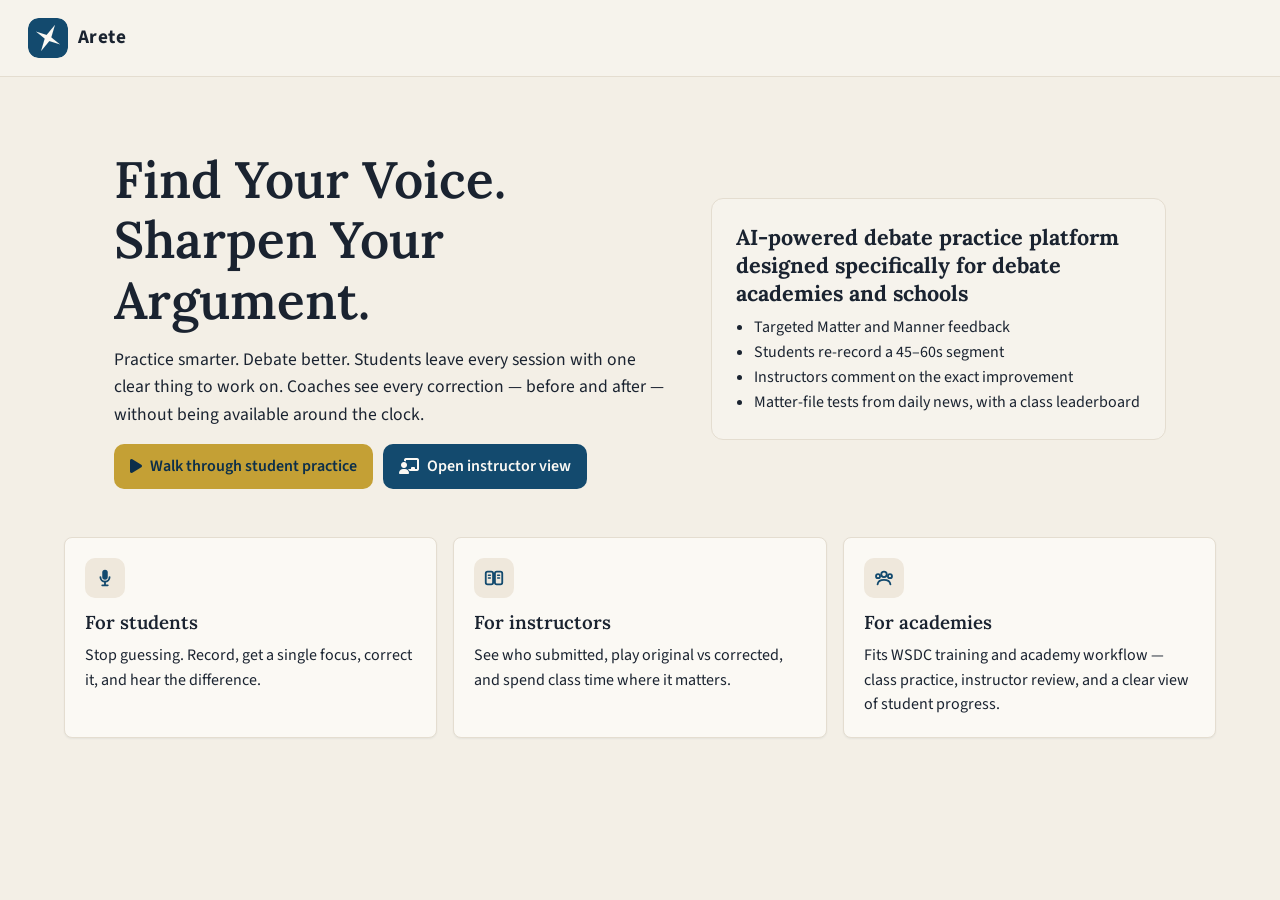
<file: Arete MVP/index.html>
<!DOCTYPE html>
<html lang="en">
  <head>
    <meta charset="UTF-8" />
    <meta name="viewport" content="width=device-width, initial-scale=1" />
    <title>Arete — Find Your Voice. Sharpen Your Argument.</title>
    <link rel="preconnect" href="https://fonts.googleapis.com" />
    <link rel="preconnect" href="https://fonts.gstatic.com" crossorigin />
    <link href="https://fonts.googleapis.com/css2?family=IBM+Plex+Mono:wght@500;600&family=Lora:ital,wght@0,500;0,600;0,700;1,400&family=Source+Sans+3:ital,wght@0,400;0,500;0,600;0,700;1,400&display=swap" rel="stylesheet" />
    <link rel="stylesheet" href="https://cdnjs.cloudflare.com/ajax/libs/font-awesome/6.5.2/css/all.min.css" />
    <link rel="stylesheet" href="css/styles.css" />
  </head>
  <body class="landing">
    <header class="landing-nav">
      <a class="brand" href="index.html"><img src="assets/logo.svg?v=aegean" alt="Arete logo" /> Arete</a>
    </header>

    <section class="hero">
      <div>
        <h1>Find Your Voice.<br />Sharpen Your Argument.</h1>
        <p style="margin-top: 16px; font-size: 1.1rem">
          Practice smarter. Debate better. Students leave every session with one clear thing to work on. Coaches see every correction — before and after — without being available around the clock.
        </p>
        <div class="actions-row">
          <a class="btn btn-accent" href="student/dashboard.html"><i class="fa-solid fa-play"></i> Walk through student practice</a>
          <a class="btn btn-primary" href="instructor/dashboard.html"><i class="fa-solid fa-chalkboard-user"></i> Open instructor view</a>
        </div>
      </div>
      <aside class="hero-panel">
        <h2 class="hero-panel-lead">AI-powered debate practice platform designed specifically for debate academies and schools</h2>
        <ul>
          <li>Targeted Matter and Manner feedback</li>
          <li>Students re-record a 45–60s segment</li>
          <li>Instructors comment on the exact improvement</li>
          <li>Matter-file tests from daily news, with a class leaderboard</li>
        </ul>
      </aside>
    </section>

    <section class="page-wrap" style="padding: 0 24px 64px">
      <div class="grid-3">
        <article class="card">
          <div class="card-mark-tile">
            <svg class="card-mark" viewBox="0 0 24 24" aria-hidden="true">
              <rect x="9" y="3" width="6" height="11" rx="3" fill="currentColor"/>
              <path d="M7 11a5 5 0 0 0 10 0" fill="none" stroke="currentColor" stroke-width="2" stroke-linecap="round"/>
              <path d="M12 16v4M9 20h6" fill="none" stroke="currentColor" stroke-width="2" stroke-linecap="round"/>
            </svg>
          </div>
          <h3 style="margin: 10px 0 6px">For students</h3>
          <p>Stop guessing. Record, get a single focus, correct it, and hear the difference.</p>
        </article>
        <article class="card">
          <div class="card-mark-tile" style="color: var(--orange-600)">
            <svg class="card-mark" viewBox="0 0 24 24" aria-hidden="true">
              <rect x="3" y="5" width="8" height="14" rx="2" fill="none" stroke="currentColor" stroke-width="2"/>
              <rect x="13" y="5" width="8" height="14" rx="2" fill="none" stroke="currentColor" stroke-width="2"/>
              <path d="M6 9h2M6 12h2M16 9h2M16 12h2" stroke="currentColor" stroke-width="1.8" stroke-linecap="round"/>
            </svg>
          </div>
          <h3 style="margin: 10px 0 6px">For instructors</h3>
          <p>See who submitted, play original vs corrected, and spend class time where it matters.</p>
        </article>
        <article class="card">
          <div class="card-mark-tile" style="color: var(--purple-500)">
            <svg class="card-mark" viewBox="0 0 24 24" aria-hidden="true">
              <circle cx="12" cy="8" r="3" fill="none" stroke="currentColor" stroke-width="2"/>
              <path d="M5 19c.4-3.2 3-5 7-5s6.6 1.8 7 5" fill="none" stroke="currentColor" stroke-width="2" stroke-linecap="round"/>
              <circle cx="5.5" cy="10" r="2.2" fill="none" stroke="currentColor" stroke-width="2"/>
              <circle cx="18.5" cy="10" r="2.2" fill="none" stroke="currentColor" stroke-width="2"/>
            </svg>
          </div>
          <h3 style="margin: 10px 0 6px">For academies</h3>
          <p>Fits WSDC training and academy workflow — class practice, instructor review, and a clear view of student progress.</p>
        </article>
      </div>
    </section>
  </body>
</html>
</file>
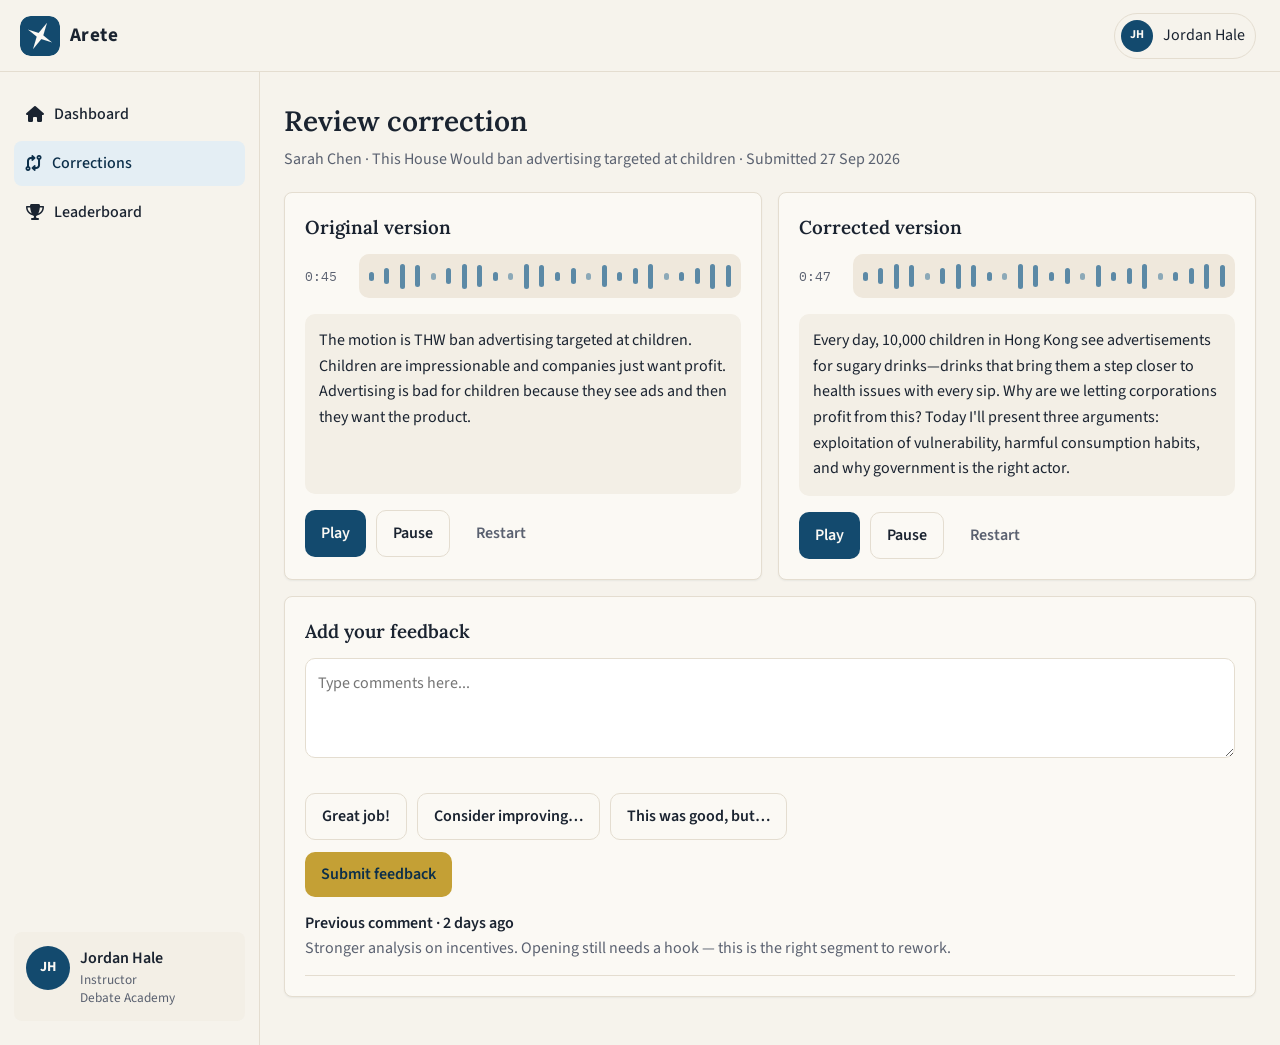
<file: Arete MVP/instructor/correction-review.html>
<!DOCTYPE html>
<html lang="en">
  <head>
    <meta charset="UTF-8" />
    <meta name="viewport" content="width=device-width, initial-scale=1" />
    <title>Review correction · Arete</title>
    <link rel="preconnect" href="https://fonts.googleapis.com" />
    <link rel="preconnect" href="https://fonts.gstatic.com" crossorigin />
    <link href="https://fonts.googleapis.com/css2?family=IBM+Plex+Mono:wght@500;600&family=Lora:ital,wght@0,500;0,600;0,700;1,400&family=Source+Sans+3:ital,wght@0,400;0,500;0,600;0,700;1,400&display=swap" rel="stylesheet" />
    <link rel="stylesheet" href="https://cdnjs.cloudflare.com/ajax/libs/font-awesome/6.5.2/css/all.min.css" />
    <link rel="stylesheet" href="../css/styles.css" />
  </head>
  <body class="app-shell">
    <header class="topbar">
      <a class="brand" href="dashboard.html"><img src="../assets/logo.svg?v=aegean" alt="Arete logo" /> Arete</a>
      <div class="profile-chip"><span class="avatar">JH</span> Jordan Hale</div>
    </header>
    <div class="app-body">
      <aside class="sidebar">
        <ul class="nav-list">
          <li><a href="dashboard.html"><i class="fa-solid fa-house"></i> Dashboard</a></li>
          <li><a class="active" href="correction-review.html"><i class="fa-solid fa-code-compare"></i> Corrections</a></li>
          <li><a href="leaderboard.html"><i class="fa-solid fa-trophy"></i> Leaderboard</a></li>
        </ul>
        <div class="sidebar-user"><span class="avatar lg">JH</span><div><strong>Jordan Hale</strong><br /><small>Instructor</small><small>Debate Academy</small></div></div>
      </aside>
      <main class="content">
        <div class="page-wrap">
          <div class="page-header">
            <h1>Review correction</h1>
            <p>Sarah Chen · This House Would ban advertising targeted at children · Submitted 27 Sep 2026</p>
          </div>
          <div class="split" style="margin-top: 20px">
            <section class="card">
              <h3>Original version</h3>
              <div class="audio-player">
                <p class="mono muted">0:45</p>
                <div class="wave" aria-hidden="true"><span></span><span></span><span></span><span></span><span></span><span></span><span></span><span></span><span></span><span></span><span></span><span></span><span></span><span></span><span></span><span></span><span></span><span></span><span></span><span></span><span></span><span></span><span></span><span></span></div>
              </div>
              <div class="transcript">The motion is THW ban advertising targeted at children. Children are impressionable and companies just want profit. Advertising is bad for children because they see ads and then they want the product.</div>
              <div class="actions-row">
                <button class="btn btn-primary" type="button">Play</button>
                <button class="btn btn-outline" type="button">Pause</button>
                <button class="btn btn-ghost" type="button">Restart</button>
              </div>
            </section>
            <section class="card">
              <h3>Corrected version</h3>
              <div class="audio-player">
                <p class="mono muted">0:47</p>
                <div class="wave" aria-hidden="true"><span></span><span></span><span></span><span></span><span></span><span></span><span></span><span></span><span></span><span></span><span></span><span></span><span></span><span></span><span></span><span></span><span></span><span></span><span></span><span></span><span></span><span></span><span></span><span></span></div>
              </div>
              <div class="transcript">Every day, 10,000 children in Hong Kong see advertisements for sugary drinks—drinks that bring them a step closer to health issues with every sip. Why are we letting corporations profit from this? Today I'll present three arguments: exploitation of vulnerability, harmful consumption habits, and why government is the right actor.</div>
              <div class="actions-row">
                <button class="btn btn-primary" type="button">Play</button>
                <button class="btn btn-outline" type="button">Pause</button>
                <button class="btn btn-ghost" type="button">Restart</button>
              </div>
            </section>
          </div>
          <section class="card" style="margin-top: 16px">
            <h3>Add your feedback</h3>
            <textarea style="width: 100%; min-height: 100px; margin: 12px 0; padding: 12px; border-radius: 10px; border: 1px solid var(--line)" placeholder="Type comments here..."></textarea>
            <div class="actions-row">
              <button class="btn btn-outline" type="button">Great job!</button>
              <button class="btn btn-outline" type="button">Consider improving…</button>
              <button class="btn btn-outline" type="button">This was good, but…</button>
            </div>
            <button class="btn btn-accent" type="button" onclick="openModal('fb-modal')" style="margin-top: 12px">Submit feedback</button>
            <div class="feedback-item">
              <strong>Previous comment · 2 days ago</strong>
              <p class="muted">Stronger analysis on incentives. Opening still needs a hook — this is the right segment to rework.</p>
            </div>
          </section>
        </div>
      </main>
    </div>
    <div id="fb-modal" class="modal">
      <div class="modal-card">
        <h2>Feedback sent</h2>
        <p class="muted" style="margin: 12px 0">Sarah will see this on her dashboard. Demo only.</p>
        <a class="btn btn-primary" href="dashboard.html">Back to roster</a>
      </div>
    </div>
    <script src="../js/interactions.js"></script>
  </body>
</html>
</file>
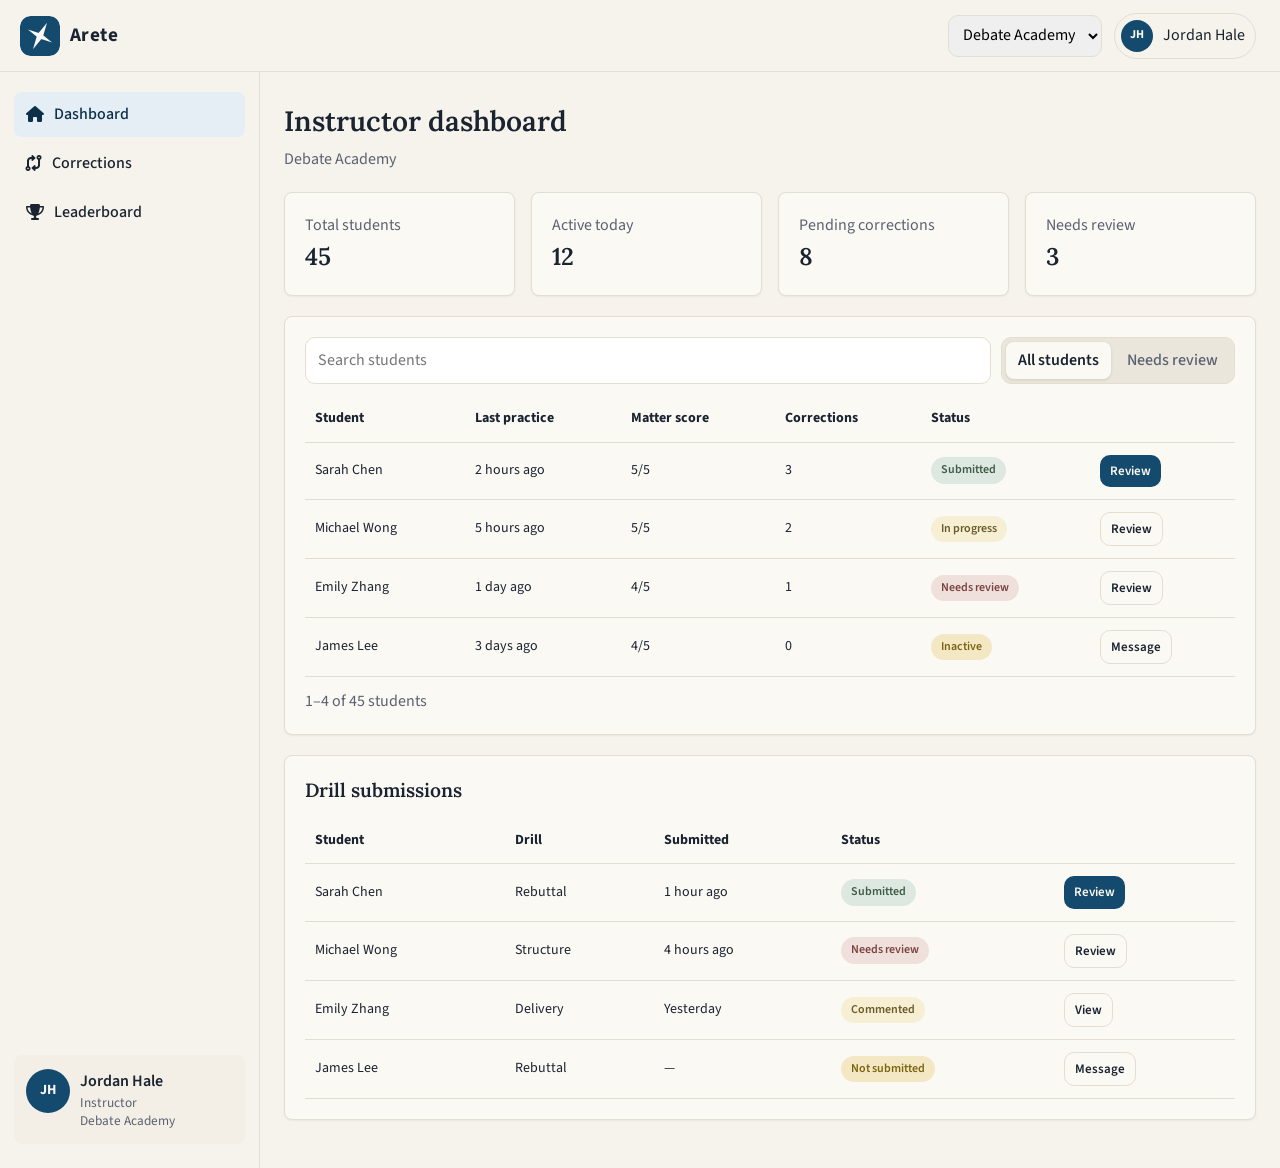
<file: Arete MVP/instructor/dashboard.html>
<!DOCTYPE html>
<html lang="en">
  <head>
    <meta charset="UTF-8" />
    <meta name="viewport" content="width=device-width, initial-scale=1" />
    <title>Instructor dashboard · Arete</title>
    <link rel="preconnect" href="https://fonts.googleapis.com" />
    <link rel="preconnect" href="https://fonts.gstatic.com" crossorigin />
    <link href="https://fonts.googleapis.com/css2?family=IBM+Plex+Mono:wght@500;600&family=Lora:ital,wght@0,500;0,600;0,700;1,400&family=Source+Sans+3:ital,wght@0,400;0,500;0,600;0,700;1,400&display=swap" rel="stylesheet" />
    <link rel="stylesheet" href="https://cdnjs.cloudflare.com/ajax/libs/font-awesome/6.5.2/css/all.min.css" />
    <link rel="stylesheet" href="../css/styles.css" />
  </head>
  <body class="app-shell">
    <header class="topbar">
      <a class="brand" href="dashboard.html"><img src="../assets/logo.svg?v=aegean" alt="Arete logo" /> Arete</a>
      <div class="topbar-actions">
        <select aria-label="Organization" style="padding: 8px 10px; border-radius: 10px; border: 1px solid var(--line)">
          <option>Debate Academy</option>
        </select>
        <div class="profile-chip"><span class="avatar">JH</span> Jordan Hale</div>
      </div>
    </header>
    <div class="app-body">
      <aside class="sidebar">
        <ul class="nav-list">
          <li><a class="active" href="dashboard.html"><i class="fa-solid fa-house"></i> Dashboard</a></li>
          <li><a href="correction-review.html"><i class="fa-solid fa-code-compare"></i> Corrections</a></li>
          <li><a href="leaderboard.html"><i class="fa-solid fa-trophy"></i> Leaderboard</a></li>
        </ul>
        <div class="sidebar-user"><span class="avatar lg">JH</span><div><strong>Jordan Hale</strong><br /><small>Instructor</small><small>Debate Academy</small></div></div>
      </aside>
      <main class="content">
        <div class="page-wrap">
          <div class="page-header">
            <h1>Instructor dashboard</h1>
            <p>Debate Academy</p>
          </div>
          <div class="stats-row">
            <article class="card"><p class="muted">Total students</p><h2>45</h2></article>
            <article class="card"><p class="muted">Active today</p><h2>12</h2></article>
            <article class="card"><p class="muted">Pending corrections</p><h2>8</h2></article>
            <article class="card"><p class="muted">Needs review</p><h2>3</h2></article>
          </div>
          <section class="card">
            <div style="display: flex; gap: 10px; flex-wrap: wrap; margin-bottom: 12px">
              <input type="search" placeholder="Search students" style="flex: 1; min-width: 200px; padding: 10px 12px; border: 1px solid var(--line); border-radius: 10px" />
              <div class="segmented">
                <button class="active" type="button">All students</button>
                <button type="button">Needs review</button>
              </div>
            </div>
            <table class="table">
              <thead>
                <tr>
                  <th>Student</th>
                  <th>Last practice</th>
                  <th>Matter score</th>
                  <th>Corrections</th>
                  <th>Status</th>
                  <th></th>
                </tr>
              </thead>
              <tbody>
                <tr>
                  <td>Sarah Chen</td>
                  <td>2 hours ago</td>
                  <td>5/5</td>
                  <td>3</td>
                  <td><span class="pill green">Submitted</span></td>
                  <td><a class="btn btn-primary" href="correction-review.html">Review</a></td>
                </tr>
                <tr>
                  <td>Michael Wong</td>
                  <td>5 hours ago</td>
                  <td>5/5</td>
                  <td>2</td>
                  <td><span class="pill yellow">In progress</span></td>
                  <td><a class="btn btn-outline" href="correction-review.html">Review</a></td>
                </tr>
                <tr>
                  <td>Emily Zhang</td>
                  <td>1 day ago</td>
                  <td>4/5</td>
                  <td>1</td>
                  <td><span class="pill red">Needs review</span></td>
                  <td><a class="btn btn-outline" href="correction-review.html">Review</a></td>
                </tr>
                <tr>
                  <td>James Lee</td>
                  <td>3 days ago</td>
                  <td>4/5</td>
                  <td>0</td>
                  <td><span class="pill orange">Inactive</span></td>
                  <td><button class="btn btn-outline" type="button">Message</button></td>
                </tr>
              </tbody>
            </table>
            <p class="muted" style="margin-top: 12px">1–4 of 45 students</p>
          </section>

          <section class="card" style="margin-top: 20px" aria-labelledby="drill-heading">
            <h2 id="drill-heading" style="font-size: 1.2rem">Drill submissions</h2>
            <table class="table" style="margin-top: 12px">
              <thead>
                <tr>
                  <th>Student</th>
                  <th>Drill</th>
                  <th>Submitted</th>
                  <th>Status</th>
                  <th></th>
                </tr>
              </thead>
              <tbody>
                <tr>
                  <td>Sarah Chen</td>
                  <td>Rebuttal</td>
                  <td>1 hour ago</td>
                  <td><span class="pill green">Submitted</span></td>
                  <td><a class="btn btn-primary" href="drill-review.html">Review</a></td>
                </tr>
                <tr>
                  <td>Michael Wong</td>
                  <td>Structure</td>
                  <td>4 hours ago</td>
                  <td><span class="pill red">Needs review</span></td>
                  <td><a class="btn btn-outline" href="drill-review.html">Review</a></td>
                </tr>
                <tr>
                  <td>Emily Zhang</td>
                  <td>Delivery</td>
                  <td>Yesterday</td>
                  <td><span class="pill yellow">Commented</span></td>
                  <td><a class="btn btn-outline" href="drill-review.html">View</a></td>
                </tr>
                <tr>
                  <td>James Lee</td>
                  <td>Rebuttal</td>
                  <td>—</td>
                  <td><span class="pill orange">Not submitted</span></td>
                  <td><button class="btn btn-outline" type="button">Message</button></td>
                </tr>
              </tbody>
            </table>
          </section>
        </div>
      </main>
    </div>
  </body>
</html>
</file>
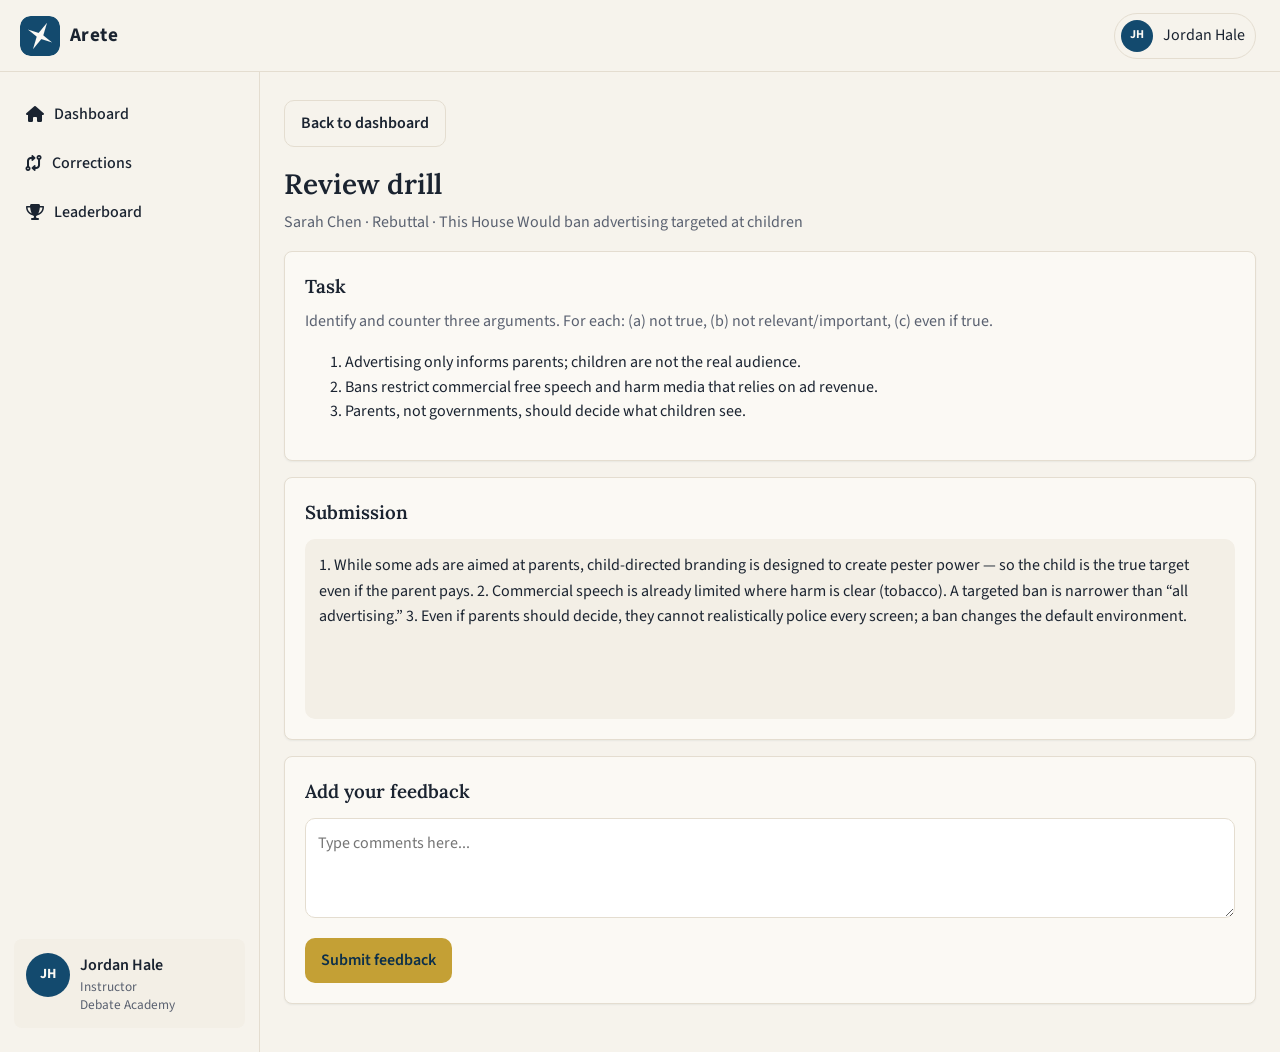
<file: Arete MVP/instructor/drill-review.html>
<!DOCTYPE html>
<html lang="en">
  <head>
    <meta charset="UTF-8" />
    <meta name="viewport" content="width=device-width, initial-scale=1" />
    <title>Review drill · Arete</title>
    <link rel="preconnect" href="https://fonts.googleapis.com" />
    <link rel="preconnect" href="https://fonts.gstatic.com" crossorigin />
    <link href="https://fonts.googleapis.com/css2?family=IBM+Plex+Mono:wght@500;600&family=Lora:ital,wght@0,500;0,600;0,700;1,400&family=Source+Sans+3:ital,wght@0,400;0,500;0,600;0,700;1,400&display=swap" rel="stylesheet" />
    <link rel="stylesheet" href="https://cdnjs.cloudflare.com/ajax/libs/font-awesome/6.5.2/css/all.min.css" />
    <link rel="stylesheet" href="../css/styles.css" />
  </head>
  <body class="app-shell">
    <header class="topbar">
      <a class="brand" href="dashboard.html"><img src="../assets/logo.svg?v=aegean" alt="Arete logo" /> Arete</a>
      <div class="profile-chip"><span class="avatar">JH</span> Jordan Hale</div>
    </header>
    <div class="app-body">
      <aside class="sidebar">
        <ul class="nav-list">
          <li><a href="dashboard.html"><i class="fa-solid fa-house"></i> Dashboard</a></li>
          <li><a href="correction-review.html"><i class="fa-solid fa-code-compare"></i> Corrections</a></li>
          <li><a href="leaderboard.html"><i class="fa-solid fa-trophy"></i> Leaderboard</a></li>
        </ul>
        <div class="sidebar-user"><span class="avatar lg">JH</span><div><strong>Jordan Hale</strong><br /><small>Instructor</small><small>Debate Academy</small></div></div>
      </aside>
      <main class="content">
        <div class="page-wrap">
          <p><a class="btn btn-outline" href="dashboard.html">Back to dashboard</a></p>
          <div class="page-header" style="margin-top: 16px">
            <h1>Review drill</h1>
            <p>Sarah Chen · Rebuttal · This House Would ban advertising targeted at children</p>
          </div>
          <section class="card" style="margin-top: 16px">
            <h3>Task</h3>
            <p class="muted" style="margin-top: 8px">Identify and counter three arguments. For each: (a) not true, (b) not relevant/important, (c) even if true.</p>
            <ol>
              <li>Advertising only informs parents; children are not the real audience.</li>
              <li>Bans restrict commercial free speech and harm media that relies on ad revenue.</li>
              <li>Parents, not governments, should decide what children see.</li>
            </ol>
          </section>
          <section class="card" style="margin-top: 16px">
            <h3>Submission</h3>
            <div class="transcript" style="margin-top: 12px">1. While some ads are aimed at parents, child-directed branding is designed to create pester power — so the child is the true target even if the parent pays.
2. Commercial speech is already limited where harm is clear (tobacco). A targeted ban is narrower than “all advertising.”
3. Even if parents should decide, they cannot realistically police every screen; a ban changes the default environment.</div>
          </section>
          <section class="card" style="margin-top: 16px">
            <h3>Add your feedback</h3>
            <textarea style="width: 100%; min-height: 100px; margin: 12px 0; padding: 12px; border-radius: 10px; border: 1px solid var(--line)" placeholder="Type comments here..."></textarea>
            <button class="btn btn-accent" type="button" onclick="openModal('fb-modal')">Submit feedback</button>
          </section>
        </div>
      </main>
    </div>
    <div id="fb-modal" class="modal">
      <div class="modal-card">
        <h2>Feedback sent</h2>
        <p class="muted" style="margin: 12px 0">Sarah will see this on her dashboard.</p>
        <a class="btn btn-primary" href="dashboard.html">Back to dashboard</a>
      </div>
    </div>
    <script src="../js/interactions.js"></script>
  </body>
</html>
</file>
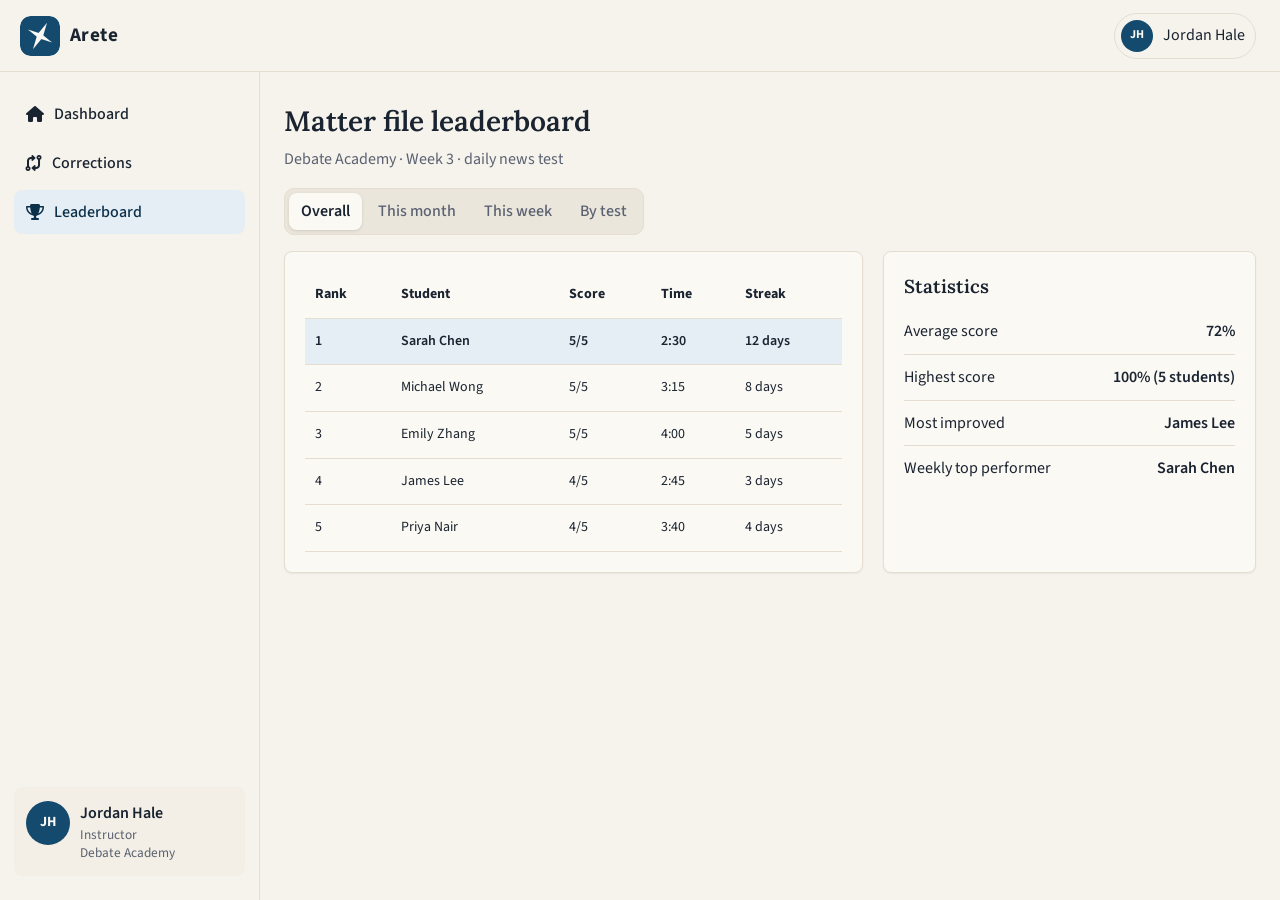
<file: Arete MVP/instructor/leaderboard.html>
<!DOCTYPE html>
<html lang="en">
  <head>
    <meta charset="UTF-8" />
    <meta name="viewport" content="width=device-width, initial-scale=1" />
    <title>Leaderboard · Arete</title>
    <link rel="preconnect" href="https://fonts.googleapis.com" />
    <link rel="preconnect" href="https://fonts.gstatic.com" crossorigin />
    <link href="https://fonts.googleapis.com/css2?family=IBM+Plex+Mono:wght@500;600&family=Lora:ital,wght@0,500;0,600;0,700;1,400&family=Source+Sans+3:ital,wght@0,400;0,500;0,600;0,700;1,400&display=swap" rel="stylesheet" />
    <link rel="stylesheet" href="https://cdnjs.cloudflare.com/ajax/libs/font-awesome/6.5.2/css/all.min.css" />
    <link rel="stylesheet" href="../css/styles.css" />
  </head>
  <body class="app-shell">
    <header class="topbar">
      <a class="brand" href="dashboard.html"><img src="../assets/logo.svg?v=aegean" alt="Arete logo" /> Arete</a>
      <div class="profile-chip"><span class="avatar">JH</span> Jordan Hale</div>
    </header>
    <div class="app-body">
      <aside class="sidebar">
        <ul class="nav-list">
          <li><a href="dashboard.html"><i class="fa-solid fa-house"></i> Dashboard</a></li>
          <li><a href="correction-review.html"><i class="fa-solid fa-code-compare"></i> Corrections</a></li>
          <li><a class="active" href="leaderboard.html"><i class="fa-solid fa-trophy"></i> Leaderboard</a></li>
        </ul>
        <div class="sidebar-user"><span class="avatar lg">JH</span><div><strong>Jordan Hale</strong><br /><small>Instructor</small><small>Debate Academy</small></div></div>
      </aside>
      <main class="content">
        <div class="page-wrap">
          <div class="page-header">
            <h1>Matter file leaderboard</h1>
            <p>Debate Academy · Week 3 · daily news test</p>
          </div>
          <div class="segmented" style="margin-top: 16px">
            <button class="active" type="button">Overall</button>
            <button type="button">This month</button>
            <button type="button">This week</button>
            <button type="button">By test</button>
          </div>
          <div class="grid-2" style="margin-top: 16px">
            <section class="card">
              <table class="table">
                <thead>
                  <tr>
                    <th>Rank</th>
                    <th>Student</th>
                    <th>Score</th>
                    <th>Time</th>
                    <th>Streak</th>
                  </tr>
                </thead>
                <tbody>
                  <tr class="rank-1 you-row">
                    <td>1</td>
                    <td>Sarah Chen</td>
                    <td>5/5</td>
                    <td>2:30</td>
                    <td>12 days</td>
                  </tr>
                  <tr>
                    <td>2</td>
                    <td>Michael Wong</td>
                    <td>5/5</td>
                    <td>3:15</td>
                    <td>8 days</td>
                  </tr>
                  <tr>
                    <td>3</td>
                    <td>Emily Zhang</td>
                    <td>5/5</td>
                    <td>4:00</td>
                    <td>5 days</td>
                  </tr>
                  <tr>
                    <td>4</td>
                    <td>James Lee</td>
                    <td>4/5</td>
                    <td>2:45</td>
                    <td>3 days</td>
                  </tr>
                  <tr>
                    <td>5</td>
                    <td>Priya Nair</td>
                    <td>4/5</td>
                    <td>3:40</td>
                    <td>4 days</td>
                  </tr>
                </tbody>
              </table>
            </section>
            <aside class="card">
              <h3>Statistics</h3>
              <ul class="activity">
                <li><span>Average score</span><strong>72%</strong></li>
                <li><span>Highest score</span><strong>100% (5 students)</strong></li>
                <li><span>Most improved</span><strong>James Lee</strong></li>
                <li><span>Weekly top performer</span><strong>Sarah Chen</strong></li>
              </ul>
            </aside>
          </div>
        </div>
      </main>
    </div>
  </body>
</html>
</file>
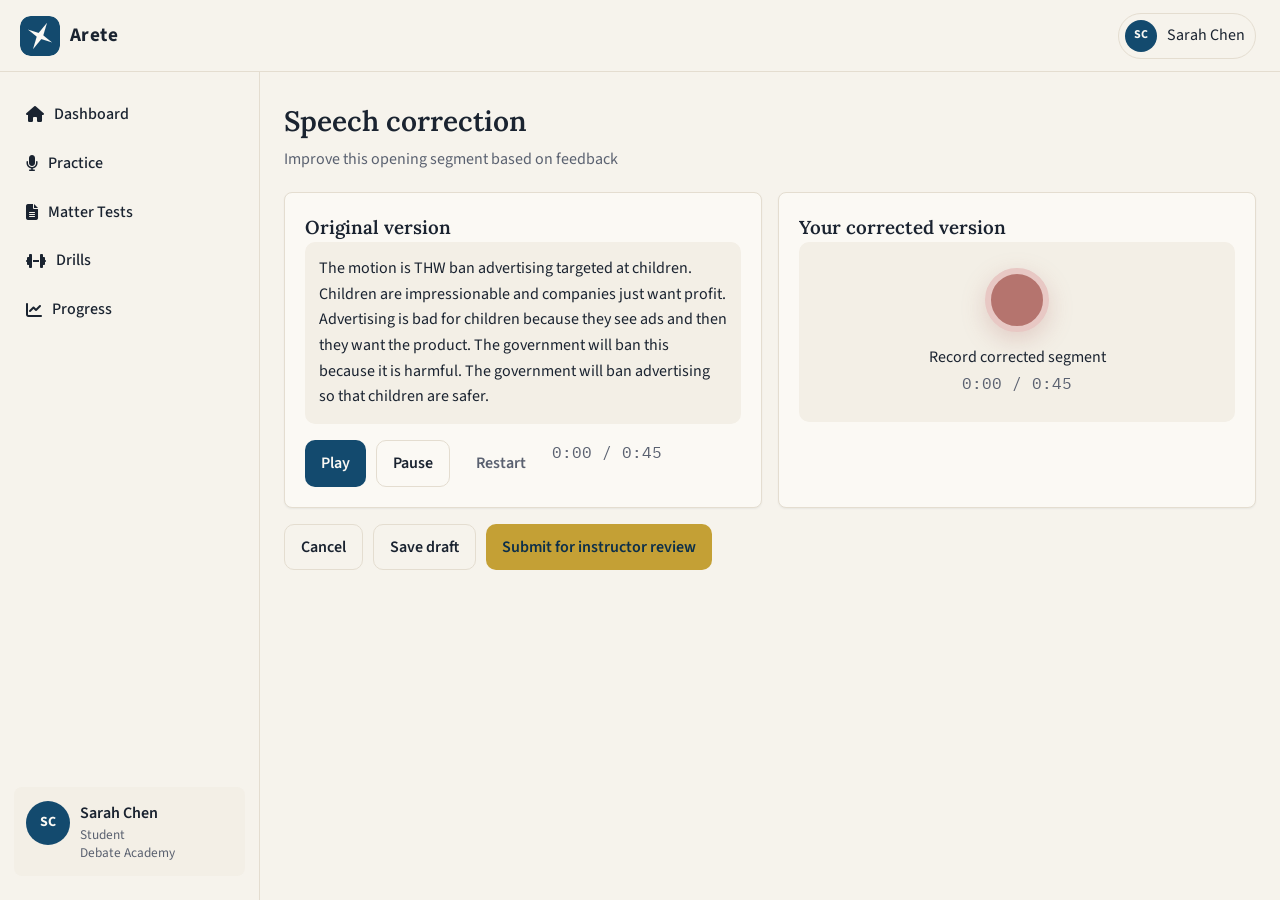
<file: Arete MVP/student/correction.html>
<!DOCTYPE html>
<html lang="en">
  <head>
    <meta charset="UTF-8" />
    <meta name="viewport" content="width=device-width, initial-scale=1" />
    <title>Correction · Arete</title>
    <link rel="preconnect" href="https://fonts.googleapis.com" />
    <link rel="preconnect" href="https://fonts.gstatic.com" crossorigin />
    <link href="https://fonts.googleapis.com/css2?family=IBM+Plex+Mono:wght@500;600&family=Lora:ital,wght@0,500;0,600;0,700;1,400&family=Source+Sans+3:ital,wght@0,400;0,500;0,600;0,700;1,400&display=swap" rel="stylesheet" />
    <link rel="stylesheet" href="https://cdnjs.cloudflare.com/ajax/libs/font-awesome/6.5.2/css/all.min.css" />
    <link rel="stylesheet" href="../css/styles.css" />
  </head>
  <body class="app-shell">
    <header class="topbar">
      <a class="brand" href="dashboard.html"><img src="../assets/logo.svg?v=aegean" alt="Arete logo" /> Arete</a>
      <div class="profile-chip"><span class="avatar">SC</span> Sarah Chen</div>
    </header>
    <div class="app-body">
      <aside class="sidebar">
        <ul class="nav-list">
          <li><a href="dashboard.html"><i class="fa-solid fa-house"></i> Dashboard</a></li>
          <li><a href="practice.html"><i class="fa-solid fa-microphone"></i> Practice</a></li>
          <li><a href="matter-test.html"><i class="fa-solid fa-file-lines"></i> Matter Tests</a></li>
          <li><a href="drills.html"><i class="fa-solid fa-dumbbell"></i> Drills</a></li>
          <li><a href="progress.html"><i class="fa-solid fa-chart-line"></i> Progress</a></li>
        </ul>
        <div class="sidebar-user"><span class="avatar lg">SC</span><div><strong>Sarah Chen</strong><br /><small>Student</small><small>Debate Academy</small></div></div>
      </aside>
      <main class="content">
        <div class="page-wrap">
          <div class="page-header">
            <h1>Speech correction</h1>
            <p>Improve this opening segment based on feedback</p>
          </div>
          <div class="split" style="margin-top: 20px">
            <section class="card">
              <h3>Original version</h3>
              <div class="transcript">The motion is THW ban advertising targeted at children. Children are impressionable and companies just want profit. Advertising is bad for children because they see ads and then they want the product. The government will ban this because it is harmful. The government will ban advertising so that children are safer.</div>
              <div class="actions-row">
                <button class="btn btn-primary" type="button">Play</button>
                <button class="btn btn-outline" type="button">Pause</button>
                <button class="btn btn-ghost" type="button">Restart</button>
                <span class="mono muted">0:00 / 0:45</span>
              </div>
            </section>
            <section class="card">
              <h3>Your corrected version</h3>
              <div class="transcript" style="display: grid; place-items: center; text-align: center">
                <div>
                  <button class="record-btn" type="button" aria-label="Record corrected segment" style="width: 64px; height: 64px"></button>
                  <p style="margin-top: 12px">Record corrected segment</p>
                  <p class="mono muted">0:00 / 0:45</p>
                </div>
              </div>
            </section>
          </div>
          <div class="actions-row">
            <a class="btn btn-outline" href="feedback.html">Cancel</a>
            <button class="btn btn-outline" type="button">Save draft</button>
            <button class="btn btn-accent" type="button" onclick="openModal('submit-modal')">Submit for instructor review</button>
          </div>
        </div>
      </main>
    </div>
    <div id="submit-modal" class="modal" role="dialog" aria-labelledby="submit-title">
      <div class="modal-card">
        <h2 id="submit-title">Submit correction?</h2>
        <p class="muted" style="margin: 12px 0">Jordan Hale will see your original and corrected opening side by side.</p>
        <div class="actions-row">
          <button class="btn btn-outline" type="button" onclick="closeModal('submit-modal')">Keep editing</button>
          <a class="btn btn-accent" href="dashboard.html">Submit</a>
        </div>
      </div>
    </div>
    <script src="../js/interactions.js"></script>
  </body>
</html>
</file>
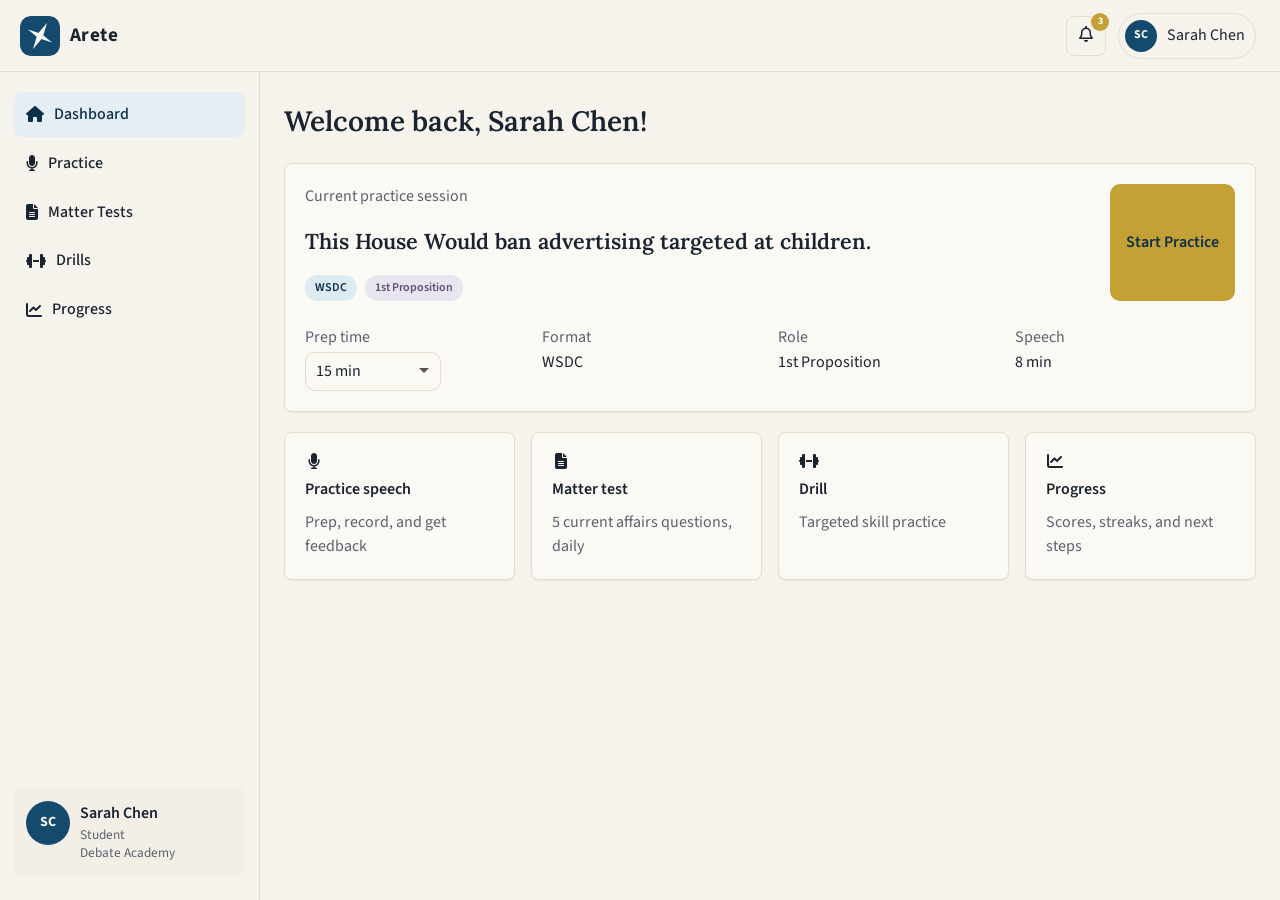
<file: Arete MVP/student/dashboard.html>
<!DOCTYPE html>
<html lang="en">
  <head>
    <meta charset="UTF-8" />
    <meta name="viewport" content="width=device-width, initial-scale=1" />
    <title>Dashboard · Arete</title>
    <link rel="preconnect" href="https://fonts.googleapis.com" />
    <link rel="preconnect" href="https://fonts.gstatic.com" crossorigin />
    <link href="https://fonts.googleapis.com/css2?family=IBM+Plex+Mono:wght@500;600&family=Lora:ital,wght@0,500;0,600;0,700;1,400&family=Source+Sans+3:ital,wght@0,400;0,500;0,600;0,700;1,400&display=swap" rel="stylesheet" />
    <link rel="stylesheet" href="https://cdnjs.cloudflare.com/ajax/libs/font-awesome/6.5.2/css/all.min.css" />
    <link rel="stylesheet" href="../css/styles.css" />
  </head>
  <body class="app-shell">
    <header class="topbar">
      <a class="brand" href="dashboard.html"><img src="../assets/logo.svg?v=aegean" alt="Arete logo" /> Arete</a>
      <div class="topbar-actions">
        <div data-dropdown style="position: relative">
          <button class="icon-btn" aria-label="Notifications" onclick="toggleDropdown('notes')"><i class="fa-regular fa-bell"></i><span class="badge-dot">3</span></button>
          <div id="notes" class="dropdown">
            <div class="dropdown-item">Jordan Hale commented on your correction</div>
            <div class="dropdown-item">New matter file test is live</div>
            <div class="dropdown-item">5-day practice streak — keep going</div>
          </div>
        </div>
        <div class="profile-chip"><span class="avatar" aria-hidden="true">SC</span> Sarah Chen</div>
      </div>
    </header>
    <div class="app-body">
      <aside class="sidebar">
        <ul class="nav-list">
          <li><a class="active" href="dashboard.html"><i class="fa-solid fa-house"></i> Dashboard</a></li>
          <li><a href="practice.html"><i class="fa-solid fa-microphone"></i> Practice</a></li>
          <li><a href="matter-test.html"><i class="fa-solid fa-file-lines"></i> Matter Tests</a></li>
          <li><a href="drills.html"><i class="fa-solid fa-dumbbell"></i> Drills</a></li>
          <li><a href="progress.html"><i class="fa-solid fa-chart-line"></i> Progress</a></li>
        </ul>
        <div class="sidebar-user">
          <span class="avatar lg">SC</span>
          <div>
            <strong>Sarah Chen</strong><br />
            <small>Student</small><small>Debate Academy</small>
          </div>
        </div>
      </aside>
      <main class="content">
        <div class="page-wrap">
          <div class="page-header">
            <h1>Welcome back, Sarah Chen!</h1>
          </div>

          <section class="card priority" style="margin-top: 20px">
            <div style="display: flex; justify-content: space-between; gap: 24px; flex-wrap: wrap">
              <div class="session-block">
                <p class="muted">Current practice session</p>
                <h2>This House Would ban advertising targeted at children.</h2>
                <div class="session-tags">
                  <span class="pill blue">WSDC</span>
                  <span class="pill purple">1st Proposition</span>
                </div>
              </div>
              <a class="btn btn-accent" href="practice.html" onclick="setPrepMinutes(document.getElementById('prep-time').value)">Start Practice</a>
            </div>
            <div class="stats-row" style="margin: 24px 0 0">
              <div>
                <label class="muted" for="prep-time">Prep time</label>
                <select id="prep-time" class="select-menu" aria-label="Prep time" onchange="setPrepMinutes(this.value)">
                  <option value="5">5 min</option>
                  <option value="15" selected>15 min</option>
                  <option value="30">30 min</option>
                  <option value="60">60 min</option>
                </select>
              </div>
              <div><span class="muted">Format</span><div>WSDC</div></div>
              <div><span class="muted">Role</span><div>1st Proposition</div></div>
              <div><span class="muted">Speech</span><div>8 min</div></div>
            </div>
          </section>

          <div class="grid-4" style="margin-top: 20px">
            <a class="card quick-card" href="practice.html"><i class="fa-solid fa-microphone"></i><strong>Practice speech</strong><span class="muted">Prep, record, and get feedback</span></a>
            <a class="card quick-card" href="matter-test.html"><i class="fa-solid fa-file-lines"></i><strong>Matter test</strong><span class="muted">5 current affairs questions, daily</span></a>
            <a class="card quick-card" href="drills.html"><i class="fa-solid fa-dumbbell"></i><strong>Drill</strong><span class="muted">Targeted skill practice</span></a>
            <a class="card quick-card" href="progress.html"><i class="fa-solid fa-chart-line"></i><strong>Progress</strong><span class="muted">Scores, streaks, and next steps</span></a>
          </div>
        </div>
      </main>
    </div>
    <script src="../js/interactions.js"></script>
  </body>
</html>
</file>
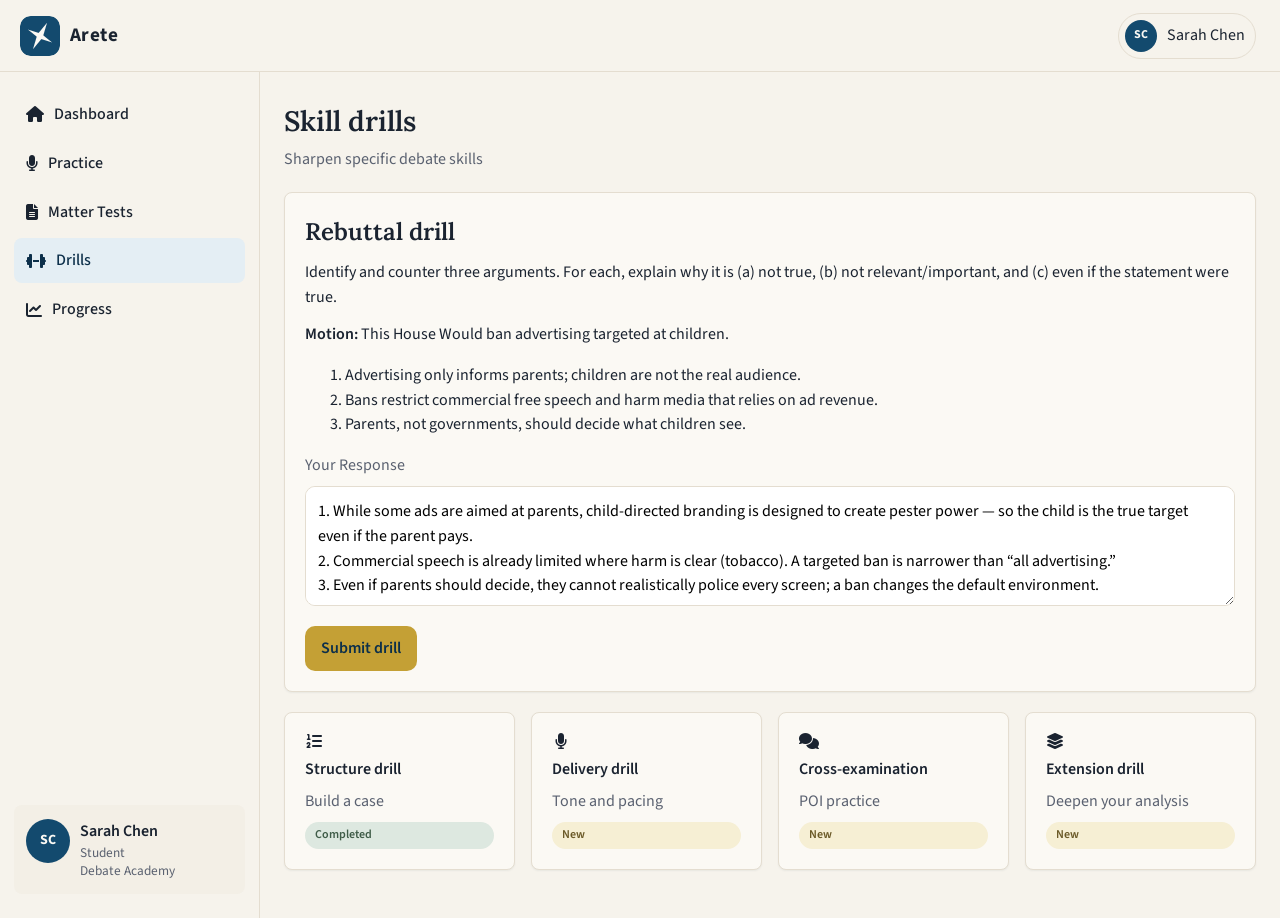
<file: Arete MVP/student/drills.html>
<!DOCTYPE html>
<html lang="en">
  <head>
    <meta charset="UTF-8" />
    <meta name="viewport" content="width=device-width, initial-scale=1" />
    <title>Drills · Arete</title>
    <link rel="preconnect" href="https://fonts.googleapis.com" />
    <link rel="preconnect" href="https://fonts.gstatic.com" crossorigin />
    <link href="https://fonts.googleapis.com/css2?family=IBM+Plex+Mono:wght@500;600&family=Lora:ital,wght@0,500;0,600;0,700;1,400&family=Source+Sans+3:ital,wght@0,400;0,500;0,600;0,700;1,400&display=swap" rel="stylesheet" />
    <link rel="stylesheet" href="https://cdnjs.cloudflare.com/ajax/libs/font-awesome/6.5.2/css/all.min.css" />
    <link rel="stylesheet" href="../css/styles.css" />
  </head>
  <body class="app-shell">
    <header class="topbar">
      <a class="brand" href="dashboard.html"><img src="../assets/logo.svg?v=aegean" alt="Arete logo" /> Arete</a>
      <div class="profile-chip"><span class="avatar">SC</span> Sarah Chen</div>
    </header>
    <div class="app-body">
      <aside class="sidebar">
        <ul class="nav-list">
          <li><a href="dashboard.html"><i class="fa-solid fa-house"></i> Dashboard</a></li>
          <li><a href="practice.html"><i class="fa-solid fa-microphone"></i> Practice</a></li>
          <li><a href="matter-test.html"><i class="fa-solid fa-file-lines"></i> Matter Tests</a></li>
          <li><a class="active" href="drills.html"><i class="fa-solid fa-dumbbell"></i> Drills</a></li>
          <li><a href="progress.html"><i class="fa-solid fa-chart-line"></i> Progress</a></li>
        </ul>
        <div class="sidebar-user"><span class="avatar lg">SC</span><div><strong>Sarah Chen</strong><br /><small>Student</small><small>Debate Academy</small></div></div>
      </aside>
      <main class="content">
        <div class="page-wrap">
          <div class="page-header">
            <h1>Skill drills</h1>
            <p>Sharpen specific debate skills</p>
          </div>
          <section class="card priority" style="margin-top: 20px">
            <h2 style="margin: 0 0 10px">Rebuttal drill</h2>
            <p>Identify and counter three arguments. For each, explain why it is (a) not true, (b) not relevant/important, and (c) even if the statement were true.</p>
            <p style="margin: 12px 0"><strong>Motion:</strong> This House Would ban advertising targeted at children.</p>
            <ol>
              <li>Advertising only informs parents; children are not the real audience.</li>
              <li>Bans restrict commercial free speech and harm media that relies on ad revenue.</li>
              <li>Parents, not governments, should decide what children see.</li>
            </ol>
            <label class="muted" for="drill-response">Your Response</label>
            <textarea id="drill-response" style="width: 100%; min-height: 120px; margin-top: 8px; padding: 12px; border-radius: 10px; border: 1px solid var(--line)">1. While some ads are aimed at parents, child-directed branding is designed to create pester power — so the child is the true target even if the parent pays.
2. Commercial speech is already limited where harm is clear (tobacco). A targeted ban is narrower than “all advertising.”
3. Even if parents should decide, they cannot realistically police every screen; a ban changes the default environment.</textarea>
            <button class="btn btn-accent" type="button" onclick="openModal('drill-modal')" style="margin-top: 12px">Submit drill</button>
          </section>
          <div class="grid-4" style="margin-top: 20px">
            <article class="card quick-card"><i class="fa-solid fa-list-ol"></i><strong>Structure drill</strong><span class="muted">Build a case</span><span class="pill green">Completed</span></article>
            <article class="card quick-card"><i class="fa-solid fa-microphone"></i><strong>Delivery drill</strong><span class="muted">Tone and pacing</span><span class="pill yellow">New</span></article>
            <article class="card quick-card"><i class="fa-solid fa-comments"></i><strong>Cross-examination</strong><span class="muted">POI practice</span><span class="pill yellow">New</span></article>
            <article class="card quick-card"><i class="fa-solid fa-layer-group"></i><strong>Extension drill</strong><span class="muted">Deepen your analysis</span><span class="pill yellow">New</span></article>
          </div>
        </div>
      </main>
    </div>
    <div id="drill-modal" class="modal">
      <div class="modal-card">
        <h2>Drill submitted</h2>
        <p class="muted" style="margin: 12px 0">Your instructor can see this rebuttal set. Demo only — nothing is stored.</p>
        <button class="btn btn-primary" type="button" onclick="closeModal('drill-modal')">Done</button>
      </div>
    </div>
    <script src="../js/interactions.js"></script>
  </body>
</html>
</file>
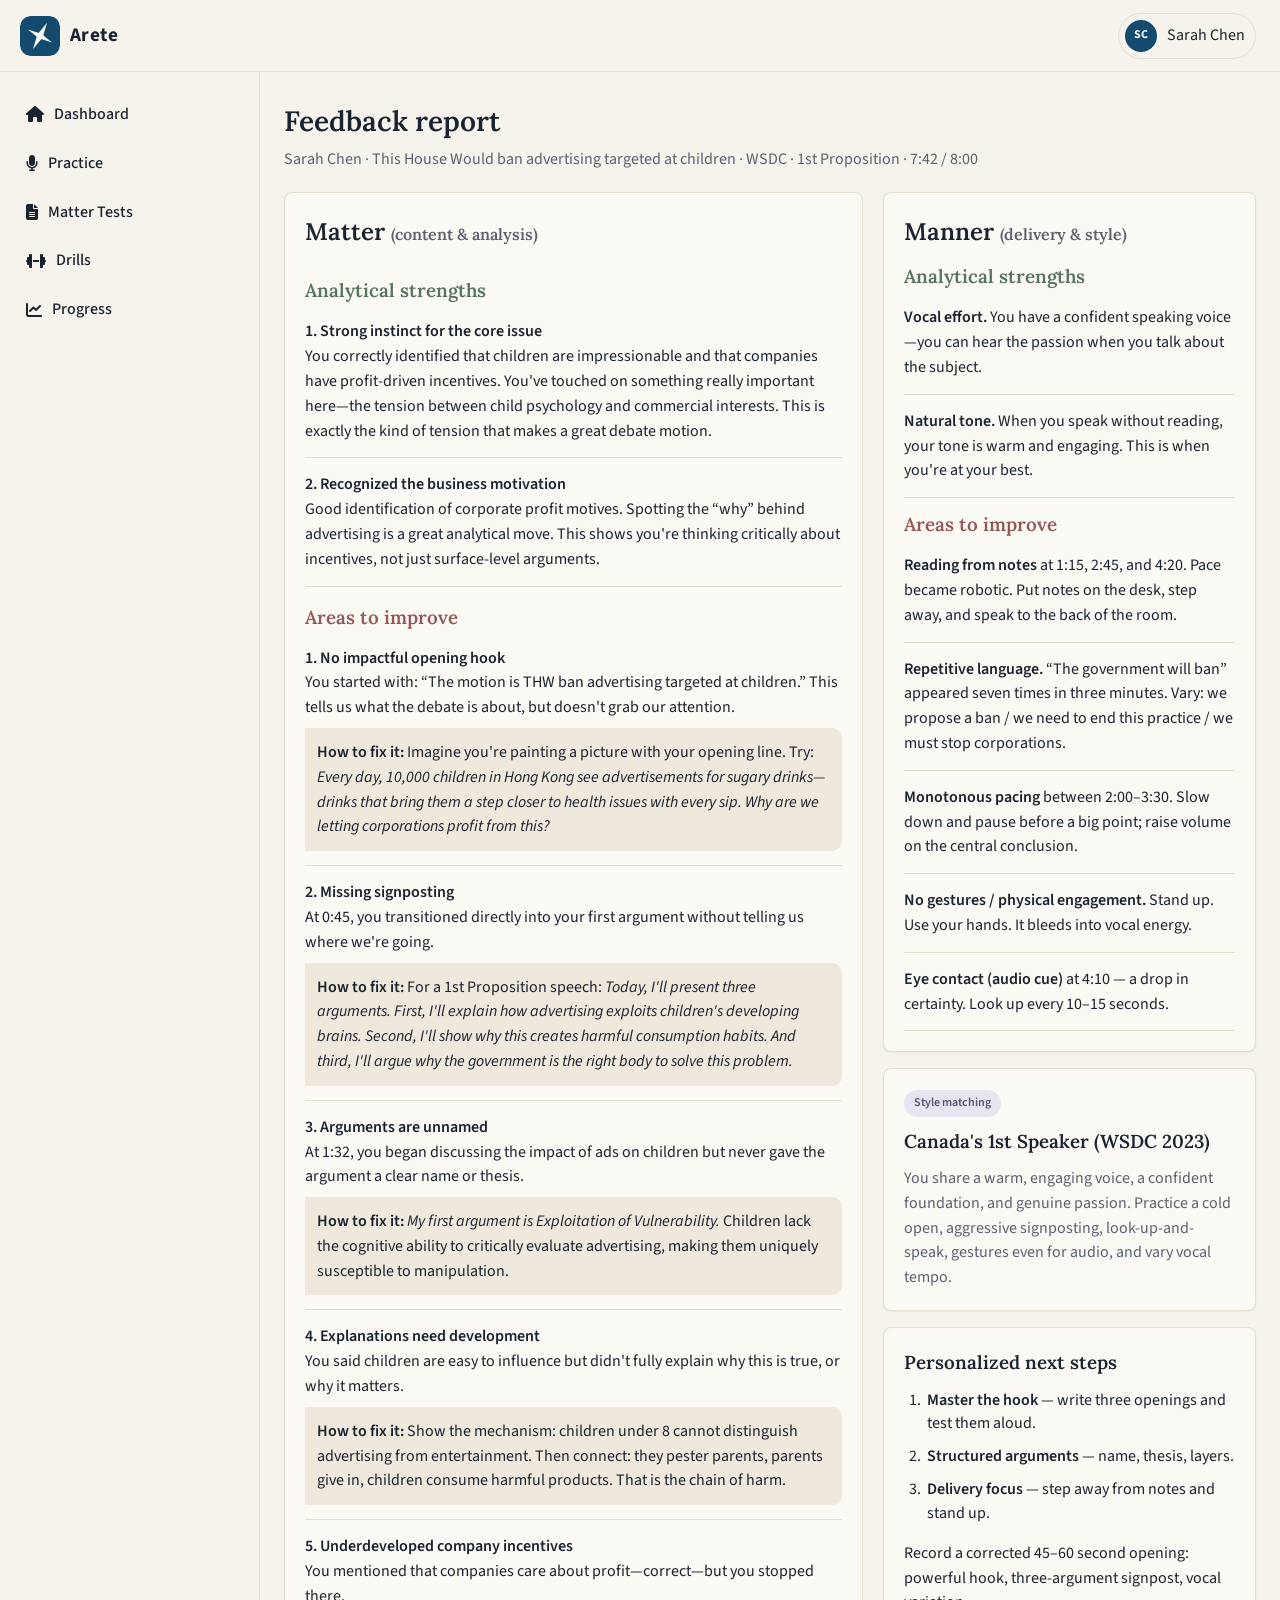
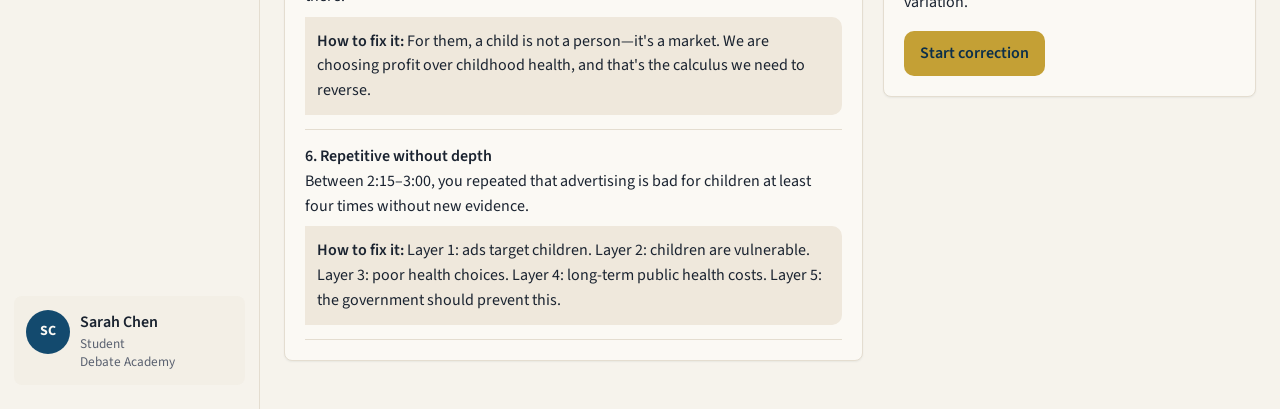
<file: Arete MVP/student/feedback.html>
<!DOCTYPE html>
<html lang="en">
  <head>
    <meta charset="UTF-8" />
    <meta name="viewport" content="width=device-width, initial-scale=1" />
    <title>Feedback · Arete</title>
    <link rel="preconnect" href="https://fonts.googleapis.com" />
    <link rel="preconnect" href="https://fonts.gstatic.com" crossorigin />
    <link href="https://fonts.googleapis.com/css2?family=IBM+Plex+Mono:wght@500;600&family=Lora:ital,wght@0,500;0,600;0,700;1,400&family=Source+Sans+3:ital,wght@0,400;0,500;0,600;0,700;1,400&display=swap" rel="stylesheet" />
    <link rel="stylesheet" href="https://cdnjs.cloudflare.com/ajax/libs/font-awesome/6.5.2/css/all.min.css" />
    <link rel="stylesheet" href="../css/styles.css" />
  </head>
  <body class="app-shell">
    <header class="topbar">
      <a class="brand" href="dashboard.html"><img src="../assets/logo.svg?v=aegean" alt="Arete logo" /> Arete</a>
      <div class="profile-chip"><span class="avatar">SC</span> Sarah Chen</div>
    </header>
    <div class="app-body">
      <aside class="sidebar">
        <ul class="nav-list">
          <li><a href="dashboard.html"><i class="fa-solid fa-house"></i> Dashboard</a></li>
          <li><a href="practice.html"><i class="fa-solid fa-microphone"></i> Practice</a></li>
          <li><a href="matter-test.html"><i class="fa-solid fa-file-lines"></i> Matter Tests</a></li>
          <li><a href="drills.html"><i class="fa-solid fa-dumbbell"></i> Drills</a></li>
          <li><a href="progress.html"><i class="fa-solid fa-chart-line"></i> Progress</a></li>
        </ul>
        <div class="sidebar-user"><span class="avatar lg">SC</span><div><strong>Sarah Chen</strong><br /><small>Student</small><small>Debate Academy</small></div></div>
      </aside>
      <main class="content">
        <div class="page-wrap">
          <div class="page-header">
            <h1>Feedback report</h1>
            <p>Sarah Chen · This House Would ban advertising targeted at children · WSDC · 1st Proposition · 7:42 / 8:00</p>
          </div>

          <div class="grid-2" style="margin-top: 20px">
            <div>
              <section class="card">
                <h2>Matter <span class="muted" style="font-size: 1rem">(content & analysis)</span></h2>
                <div class="feedback-block">
                  <h3 style="color: var(--green-600)">Analytical strengths</h3>
                  <article class="feedback-item">
                    <strong>1. Strong instinct for the core issue</strong>
                    <p>You correctly identified that children are impressionable and that companies have profit-driven incentives. You've touched on something really important here—the tension between child psychology and commercial interests. This is exactly the kind of tension that makes a great debate motion.</p>
                  </article>
                  <article class="feedback-item">
                    <strong>2. Recognized the business motivation</strong>
                    <p>Good identification of corporate profit motives. Spotting the “why” behind advertising is a great analytical move. This shows you're thinking critically about incentives, not just surface-level arguments.</p>
                  </article>
                  <h3 style="color: var(--red-600); margin-top: 16px">Areas to improve</h3>
                  <article class="feedback-item">
                    <strong>1. No impactful opening hook</strong>
                    <p>You started with: “The motion is THW ban advertising targeted at children.” This tells us what the debate is about, but doesn't grab our attention.</p>
                    <div class="fix"><strong>How to fix it:</strong> Imagine you're painting a picture with your opening line. Try: <em>Every day, 10,000 children in Hong Kong see advertisements for sugary drinks—drinks that bring them a step closer to health issues with every sip. Why are we letting corporations profit from this?</em></div>
                  </article>
                  <article class="feedback-item">
                    <strong>2. Missing signposting</strong>
                    <p>At 0:45, you transitioned directly into your first argument without telling us where we're going.</p>
                    <div class="fix"><strong>How to fix it:</strong> For a 1st Proposition speech: <em>Today, I'll present three arguments. First, I'll explain how advertising exploits children's developing brains. Second, I'll show why this creates harmful consumption habits. And third, I'll argue why the government is the right body to solve this problem.</em></div>
                  </article>
                  <article class="feedback-item">
                    <strong>3. Arguments are unnamed</strong>
                    <p>At 1:32, you began discussing the impact of ads on children but never gave the argument a clear name or thesis.</p>
                    <div class="fix"><strong>How to fix it:</strong> <em>My first argument is Exploitation of Vulnerability.</em> Children lack the cognitive ability to critically evaluate advertising, making them uniquely susceptible to manipulation.</div>
                  </article>
                  <article class="feedback-item">
                    <strong>4. Explanations need development</strong>
                    <p>You said children are easy to influence but didn't fully explain why this is true, or why it matters.</p>
                    <div class="fix"><strong>How to fix it:</strong> Show the mechanism: children under 8 cannot distinguish advertising from entertainment. Then connect: they pester parents, parents give in, children consume harmful products. That is the chain of harm.</div>
                  </article>
                  <article class="feedback-item">
                    <strong>5. Underdeveloped company incentives</strong>
                    <p>You mentioned that companies care about profit—correct—but you stopped there.</p>
                    <div class="fix"><strong>How to fix it:</strong> For them, a child is not a person—it's a market. We are choosing profit over childhood health, and that's the calculus we need to reverse.</div>
                  </article>
                  <article class="feedback-item">
                    <strong>6. Repetitive without depth</strong>
                    <p>Between 2:15–3:00, you repeated that advertising is bad for children at least four times without new evidence.</p>
                    <div class="fix"><strong>How to fix it:</strong> Layer 1: ads target children. Layer 2: children are vulnerable. Layer 3: poor health choices. Layer 4: long-term public health costs. Layer 5: the government should prevent this.</div>
                  </article>
                </div>
              </section>
            </div>
            <div>
              <section class="card">
                <h2>Manner <span class="muted" style="font-size: 1rem">(delivery & style)</span></h2>
                <h3 style="color: var(--green-600); margin-top: 12px">Analytical strengths</h3>
                <p class="feedback-item"><strong>Vocal effort.</strong> You have a confident speaking voice—you can hear the passion when you talk about the subject.</p>
                <p class="feedback-item"><strong>Natural tone.</strong> When you speak without reading, your tone is warm and engaging. This is when you're at your best.</p>
                <h3 style="color: var(--red-600); margin-top: 12px">Areas to improve</h3>
                <p class="feedback-item"><strong>Reading from notes</strong> at 1:15, 2:45, and 4:20. Pace became robotic. Put notes on the desk, step away, and speak to the back of the room.</p>
                <p class="feedback-item"><strong>Repetitive language.</strong> “The government will ban” appeared seven times in three minutes. Vary: we propose a ban / we need to end this practice / we must stop corporations.</p>
                <p class="feedback-item"><strong>Monotonous pacing</strong> between 2:00–3:30. Slow down and pause before a big point; raise volume on the central conclusion.</p>
                <p class="feedback-item"><strong>No gestures / physical engagement.</strong> Stand up. Use your hands. It bleeds into vocal energy.</p>
                <p class="feedback-item"><strong>Eye contact (audio cue)</strong> at 4:10 — a drop in certainty. Look up every 10–15 seconds.</p>
              </section>
              <section class="card" style="margin-top: 16px">
                <span class="pill purple">Style matching</span>
                <h3 style="margin: 10px 0">Canada's 1st Speaker (WSDC 2023)</h3>
                <p class="muted">You share a warm, engaging voice, a confident foundation, and genuine passion. Practice a cold open, aggressive signposting, look-up-and-speak, gestures even for audio, and vary vocal tempo.</p>
              </section>
              <section class="card" style="margin-top: 16px">
                <h3>Personalized next steps</h3>
                <ol class="steps">
                  <li><strong>Master the hook</strong> — write three openings and test them aloud.</li>
                  <li><strong>Structured arguments</strong> — name, thesis, layers.</li>
                  <li><strong>Delivery focus</strong> — step away from notes and stand up.</li>
                </ol>
                <p>Record a corrected 45–60 second opening: powerful hook, three-argument signpost, vocal variation.</p>
                <a class="btn btn-accent" href="correction.html" style="margin-top: 16px">Start correction</a>
              </section>
            </div>
          </div>
        </div>
      </main>
    </div>
  </body>
</html>
</file>
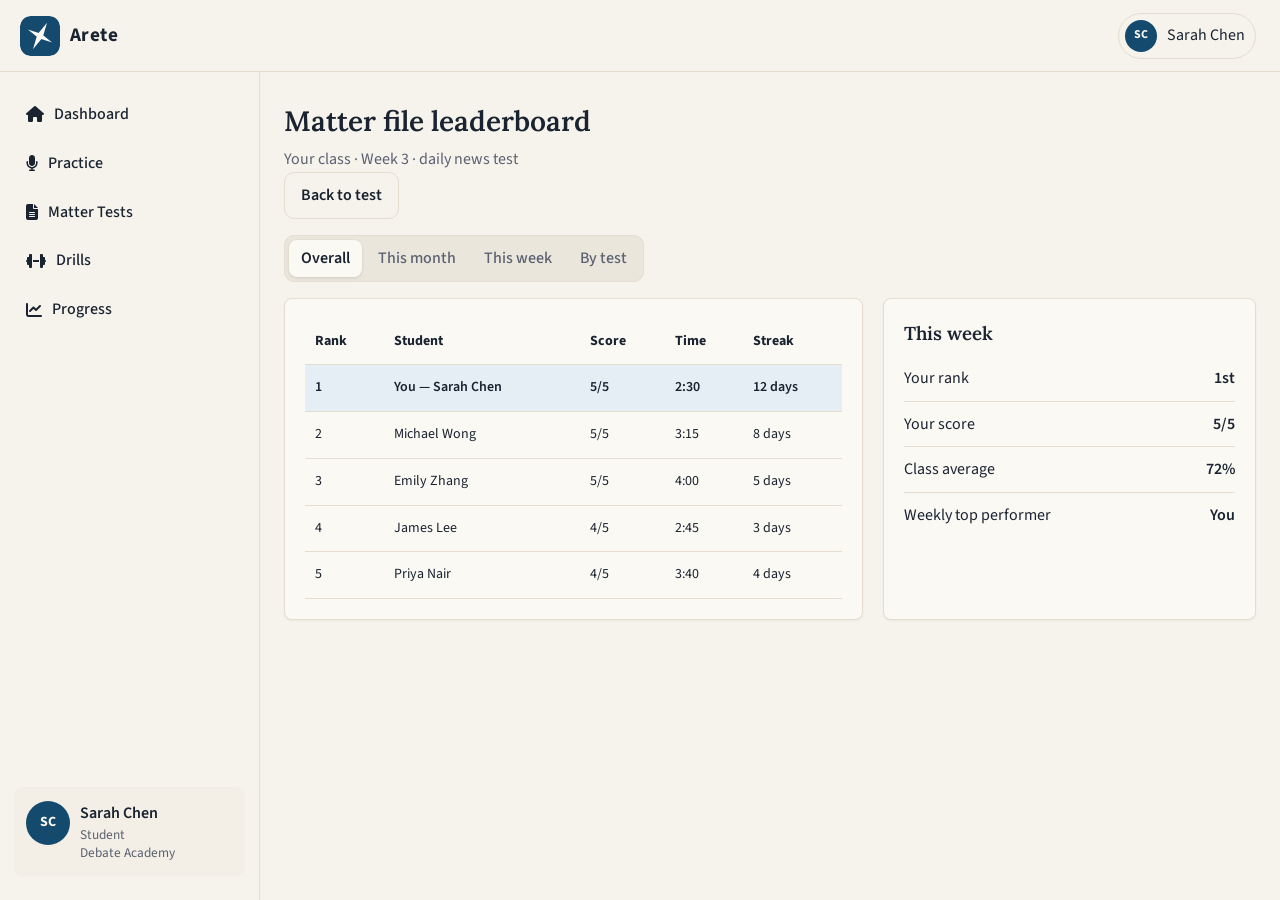
<file: Arete MVP/student/leaderboard.html>
<!DOCTYPE html>
<html lang="en">
  <head>
    <meta charset="UTF-8" />
    <meta name="viewport" content="width=device-width, initial-scale=1" />
    <title>Leaderboard · Arete</title>
    <link rel="preconnect" href="https://fonts.googleapis.com" />
    <link rel="preconnect" href="https://fonts.gstatic.com" crossorigin />
    <link href="https://fonts.googleapis.com/css2?family=IBM+Plex+Mono:wght@500;600&family=Lora:ital,wght@0,500;0,600;0,700;1,400&family=Source+Sans+3:ital,wght@0,400;0,500;0,600;0,700;1,400&display=swap" rel="stylesheet" />
    <link rel="stylesheet" href="https://cdnjs.cloudflare.com/ajax/libs/font-awesome/6.5.2/css/all.min.css" />
    <link rel="stylesheet" href="../css/styles.css" />
  </head>
  <body class="app-shell">
    <header class="topbar">
      <a class="brand" href="dashboard.html"><img src="../assets/logo.svg?v=aegean" alt="Arete logo" /> Arete</a>
      <div class="profile-chip"><span class="avatar">SC</span> Sarah Chen</div>
    </header>
    <div class="app-body">
      <aside class="sidebar">
        <ul class="nav-list">
          <li><a href="dashboard.html"><i class="fa-solid fa-house"></i> Dashboard</a></li>
          <li><a href="practice.html"><i class="fa-solid fa-microphone"></i> Practice</a></li>
          <li><a href="matter-test.html"><i class="fa-solid fa-file-lines"></i> Matter Tests</a></li>
          <li><a href="drills.html"><i class="fa-solid fa-dumbbell"></i> Drills</a></li>
          <li><a href="progress.html"><i class="fa-solid fa-chart-line"></i> Progress</a></li>
        </ul>
        <div class="sidebar-user"><span class="avatar lg">SC</span><div><strong>Sarah Chen</strong><br /><small>Student</small><small>Debate Academy</small></div></div>
      </aside>
      <main class="content">
        <div class="page-wrap">
          <div class="page-header">
            <h1>Matter file leaderboard</h1>
            <p>Your class · Week 3 · daily news test</p>
          </div>
          <p><a class="btn btn-outline" href="matter-test.html">Back to test</a></p>
          <div class="segmented" style="margin-top: 16px">
            <button class="active" type="button">Overall</button>
            <button type="button">This month</button>
            <button type="button">This week</button>
            <button type="button">By test</button>
          </div>
          <div class="grid-2" style="margin-top: 16px">
            <section class="card">
              <table class="table">
                <thead>
                  <tr>
                    <th>Rank</th>
                    <th>Student</th>
                    <th>Score</th>
                    <th>Time</th>
                    <th>Streak</th>
                  </tr>
                </thead>
                <tbody>
                  <tr class="rank-1 you-row">
                    <td>1</td>
                    <td>You — Sarah Chen</td>
                    <td>5/5</td>
                    <td>2:30</td>
                    <td>12 days</td>
                  </tr>
                  <tr>
                    <td>2</td>
                    <td>Michael Wong</td>
                    <td>5/5</td>
                    <td>3:15</td>
                    <td>8 days</td>
                  </tr>
                  <tr>
                    <td>3</td>
                    <td>Emily Zhang</td>
                    <td>5/5</td>
                    <td>4:00</td>
                    <td>5 days</td>
                  </tr>
                  <tr>
                    <td>4</td>
                    <td>James Lee</td>
                    <td>4/5</td>
                    <td>2:45</td>
                    <td>3 days</td>
                  </tr>
                  <tr>
                    <td>5</td>
                    <td>Priya Nair</td>
                    <td>4/5</td>
                    <td>3:40</td>
                    <td>4 days</td>
                  </tr>
                </tbody>
              </table>
            </section>
            <aside class="card">
              <h3>This week</h3>
              <ul class="activity">
                <li><span>Your rank</span><strong>1st</strong></li>
                <li><span>Your score</span><strong>5/5</strong></li>
                <li><span>Class average</span><strong>72%</strong></li>
                <li><span>Weekly top performer</span><strong>You</strong></li>
              </ul>
            </aside>
          </div>
        </div>
      </main>
    </div>
  </body>
</html>
</file>
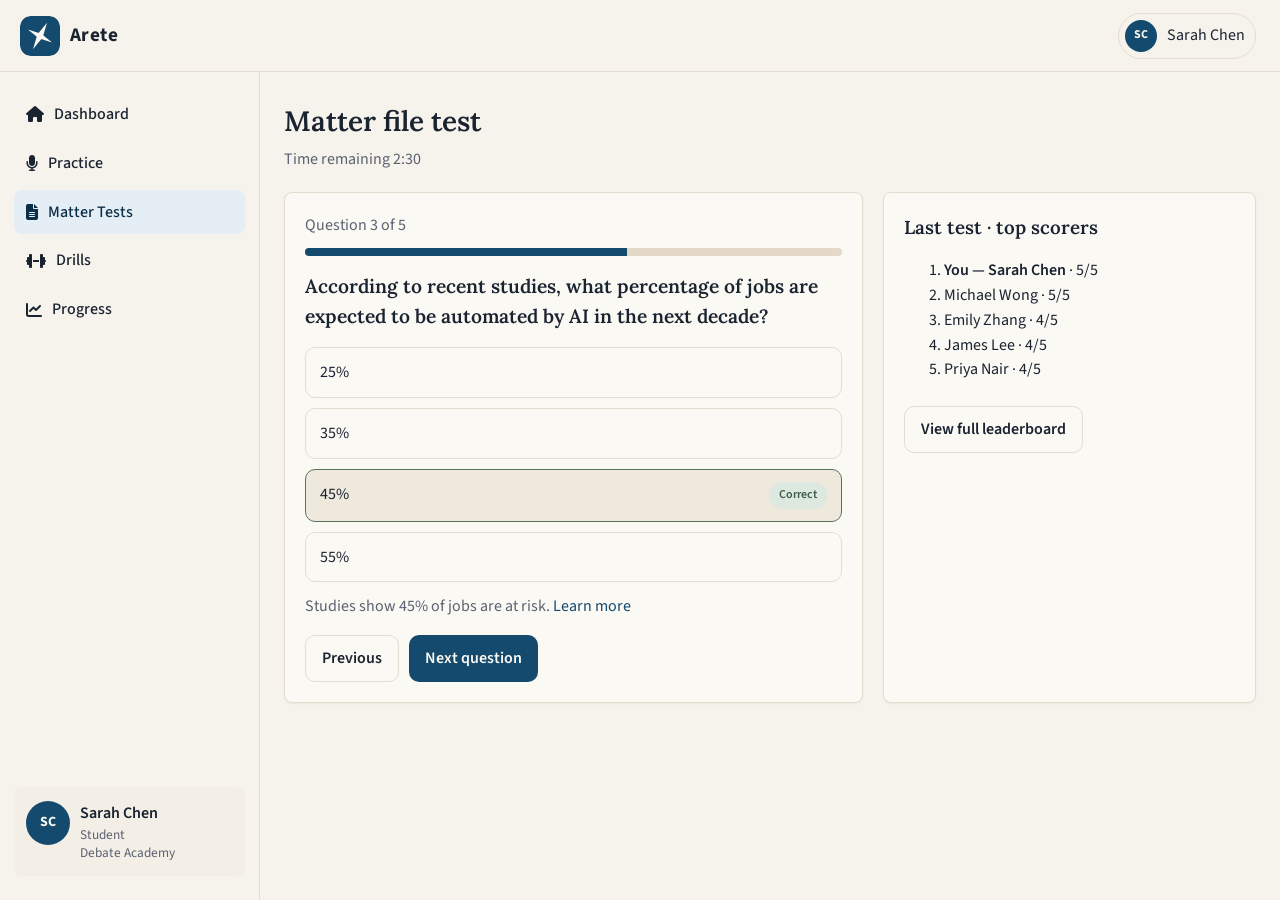
<file: Arete MVP/student/matter-test.html>
<!DOCTYPE html>
<html lang="en">
  <head>
    <meta charset="UTF-8" />
    <meta name="viewport" content="width=device-width, initial-scale=1" />
    <title>Matter test · Arete</title>
    <link rel="preconnect" href="https://fonts.googleapis.com" />
    <link rel="preconnect" href="https://fonts.gstatic.com" crossorigin />
    <link href="https://fonts.googleapis.com/css2?family=IBM+Plex+Mono:wght@500;600&family=Lora:ital,wght@0,500;0,600;0,700;1,400&family=Source+Sans+3:ital,wght@0,400;0,500;0,600;0,700;1,400&display=swap" rel="stylesheet" />
    <link rel="stylesheet" href="https://cdnjs.cloudflare.com/ajax/libs/font-awesome/6.5.2/css/all.min.css" />
    <link rel="stylesheet" href="../css/styles.css" />
  </head>
  <body class="app-shell">
    <header class="topbar">
      <a class="brand" href="dashboard.html"><img src="../assets/logo.svg?v=aegean" alt="Arete logo" /> Arete</a>
      <div class="profile-chip"><span class="avatar">SC</span> Sarah Chen</div>
    </header>
    <div class="app-body">
      <aside class="sidebar">
        <ul class="nav-list">
          <li><a href="dashboard.html"><i class="fa-solid fa-house"></i> Dashboard</a></li>
          <li><a href="practice.html"><i class="fa-solid fa-microphone"></i> Practice</a></li>
          <li><a class="active" href="matter-test.html"><i class="fa-solid fa-file-lines"></i> Matter Tests</a></li>
          <li><a href="drills.html"><i class="fa-solid fa-dumbbell"></i> Drills</a></li>
          <li><a href="progress.html"><i class="fa-solid fa-chart-line"></i> Progress</a></li>
        </ul>
        <div class="sidebar-user"><span class="avatar lg">SC</span><div><strong>Sarah Chen</strong><br /><small>Student</small><small>Debate Academy</small></div></div>
      </aside>
      <main class="content">
        <div class="page-wrap">
          <div class="page-header">
            <h1>Matter file test</h1>
            <p>Time remaining 2:30</p>
          </div>
          <div class="grid-2" style="margin-top: 20px">
            <section class="card">
              <p class="muted">Question 3 of 5</p>
              <div class="progress" style="margin: 10px 0 16px"><span style="width: 60%"></span></div>
              <h2 style="font-size: 1.2rem">According to recent studies, what percentage of jobs are expected to be automated by AI in the next decade?</h2>
              <div class="options" style="margin-top: 16px">
                <label class="option">25%</label>
                <label class="option">35%</label>
                <label class="option selected">45% <span class="pill green" style="margin-left: auto">Correct</span></label>
                <label class="option">55%</label>
              </div>
              <p class="muted" style="margin-top: 12px">Studies show 45% of jobs are at risk. <a href="#" style="color: var(--blue-600)">Learn more</a></p>
              <div class="actions-row">
                <button class="btn btn-outline" type="button">Previous</button>
                <button class="btn btn-primary" type="button">Next question</button>
              </div>
            </section>
            <aside class="card">
              <h3>Last test · top scorers</h3>
              <ol>
                <li><strong>You — Sarah Chen</strong> · 5/5</li>
                <li>Michael Wong · 5/5</li>
                <li>Emily Zhang · 4/5</li>
                <li>James Lee · 4/5</li>
                <li>Priya Nair · 4/5</li>
              </ol>
              <a class="btn btn-outline" href="leaderboard.html" style="margin-top: 8px">View full leaderboard</a>
            </aside>
          </div>
        </div>
      </main>
    </div>
  </body>
</html>
</file>
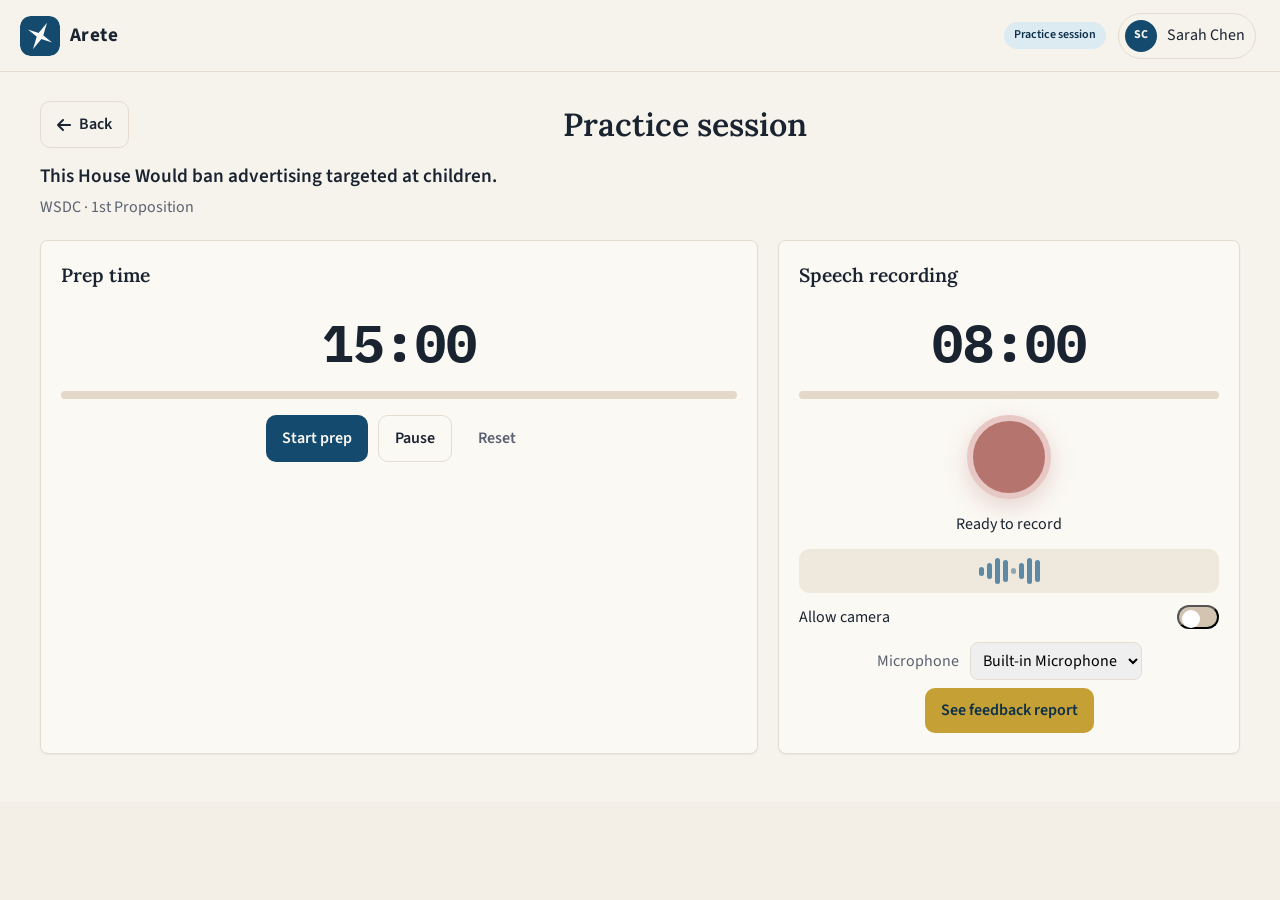
<file: Arete MVP/student/practice.html>
<!DOCTYPE html>
<html lang="en">
  <head>
    <meta charset="UTF-8" />
    <meta name="viewport" content="width=device-width, initial-scale=1" />
    <title>Practice · Arete</title>
    <link rel="preconnect" href="https://fonts.googleapis.com" />
    <link rel="preconnect" href="https://fonts.gstatic.com" crossorigin />
    <link href="https://fonts.googleapis.com/css2?family=IBM+Plex+Mono:wght@500;600&family=Lora:ital,wght@0,500;0,600;0,700;1,400&family=Source+Sans+3:ital,wght@0,400;0,500;0,600;0,700;1,400&display=swap" rel="stylesheet" />
    <link rel="stylesheet" href="https://cdnjs.cloudflare.com/ajax/libs/font-awesome/6.5.2/css/all.min.css" />
    <link rel="stylesheet" href="../css/styles.css" />
  </head>
  <body class="app-shell">
    <header class="topbar">
      <a class="brand" href="dashboard.html"><img src="../assets/logo.svg?v=aegean" alt="Arete logo" /> Arete</a>
      <div class="topbar-actions">
        <span class="pill blue">Practice session</span>
        <div class="profile-chip"><span class="avatar">SC</span> Sarah Chen</div>
      </div>
    </header>
    <main class="content">
      <div class="page-wrap">
        <div style="display: flex; justify-content: space-between; align-items: center; gap: 12px; flex-wrap: wrap">
          <a class="btn btn-outline" href="dashboard.html"><i class="fa-solid fa-arrow-left"></i> Back</a>
          <h1>Practice session</h1>
          <span></span>
        </div>
        <p style="margin: 12px 0 4px; font-size: 1.2rem; font-weight: 600">This House Would ban advertising targeted at children.</p>
        <p class="muted">WSDC · 1st Proposition</p>

        <div class="grid-2" style="margin-top: 20px">
          <section class="card" aria-labelledby="prep-heading">
            <h2 id="prep-heading" style="margin: 0 0 4px; font-size: 1.2rem">Prep time</h2>
            <p class="timer-hero" id="prep-face">15:00</p>
            <div class="progress"><span id="prep-bar" style="width: 0%"></span></div>
            <div class="actions-row" style="justify-content: center">
              <button class="btn btn-primary" type="button" onclick="startPrepTimer()">Start prep</button>
              <button class="btn btn-outline" type="button" onclick="pausePrepTimer()">Pause</button>
              <button class="btn btn-ghost" type="button" onclick="resetPrepTimer()">Reset</button>
            </div>
          </section>

          <section class="card" aria-labelledby="speech-heading">
            <h2 id="speech-heading" style="margin: 0 0 4px; font-size: 1.2rem">Speech recording</h2>
            <p class="timer-hero" id="speech-face">08:00</p>
            <div class="progress"><span id="speech-bar" style="width: 0%"></span></div>
            <div style="text-align: center; margin-top: 16px">
              <button class="record-btn" type="button" aria-label="Record speech" onclick="toggleSpeechRecording()"></button>
              <p id="speech-status" style="margin-top: 12px">Ready to record</p>
              <div class="wave" id="speech-wave" aria-hidden="true" style="justify-content: center; margin: 12px 0">
                <span></span><span></span><span></span><span></span><span></span><span></span><span></span><span></span>
              </div>
              <div class="toggle"><span>Allow camera</span><button class="switch" type="button" aria-label="Allow camera" onclick="toggleSwitch(this)"></button></div>
              <label class="muted" style="display: block; margin-top: 12px">Microphone
                <select style="margin-left: 8px; padding: 6px 8px; border-radius: 8px; border: 1px solid var(--line)">
                  <option>Built-in Microphone</option>
                  <option>External USB Mic</option>
                </select>
              </label>
              <div class="actions-row" style="justify-content: center; margin-top: 8px">
                <a class="btn btn-accent" href="feedback.html">See feedback report</a>
              </div>
            </div>
          </section>
        </div>
      </div>
    </main>
    <script src="../js/interactions.js"></script>
  </body>
</html>
</file>
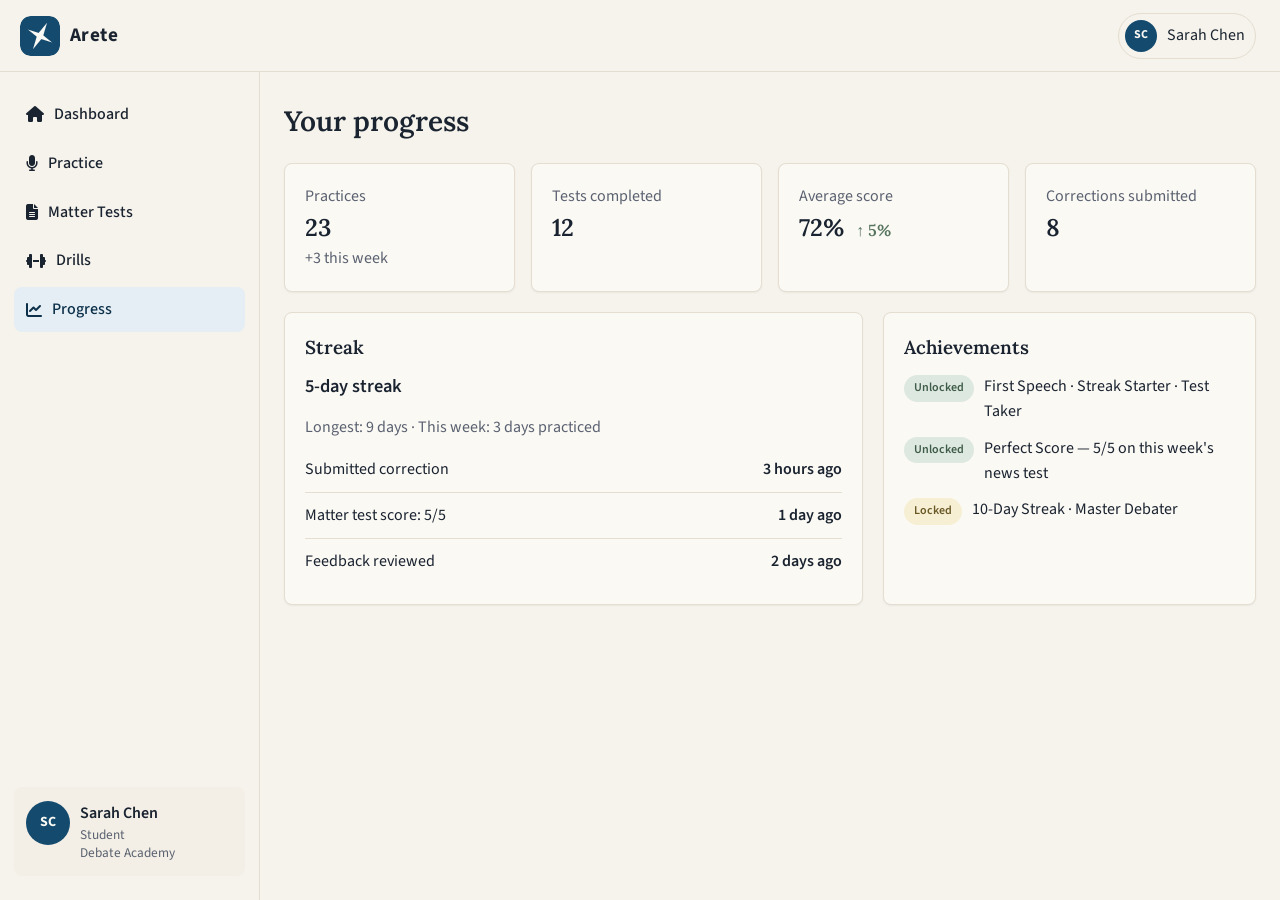
<file: Arete MVP/student/progress.html>
<!DOCTYPE html>
<html lang="en">
  <head>
    <meta charset="UTF-8" />
    <meta name="viewport" content="width=device-width, initial-scale=1" />
    <title>Progress · Arete</title>
    <link rel="preconnect" href="https://fonts.googleapis.com" />
    <link rel="preconnect" href="https://fonts.gstatic.com" crossorigin />
    <link href="https://fonts.googleapis.com/css2?family=IBM+Plex+Mono:wght@500;600&family=Lora:ital,wght@0,500;0,600;0,700;1,400&family=Source+Sans+3:ital,wght@0,400;0,500;0,600;0,700;1,400&display=swap" rel="stylesheet" />
    <link rel="stylesheet" href="https://cdnjs.cloudflare.com/ajax/libs/font-awesome/6.5.2/css/all.min.css" />
    <link rel="stylesheet" href="../css/styles.css" />
  </head>
  <body class="app-shell">
    <header class="topbar">
      <a class="brand" href="dashboard.html"><img src="../assets/logo.svg?v=aegean" alt="Arete logo" /> Arete</a>
      <div class="profile-chip"><span class="avatar">SC</span> Sarah Chen</div>
    </header>
    <div class="app-body">
      <aside class="sidebar">
        <ul class="nav-list">
          <li><a href="dashboard.html"><i class="fa-solid fa-house"></i> Dashboard</a></li>
          <li><a href="practice.html"><i class="fa-solid fa-microphone"></i> Practice</a></li>
          <li><a href="matter-test.html"><i class="fa-solid fa-file-lines"></i> Matter Tests</a></li>
          <li><a href="drills.html"><i class="fa-solid fa-dumbbell"></i> Drills</a></li>
          <li><a class="active" href="progress.html"><i class="fa-solid fa-chart-line"></i> Progress</a></li>
        </ul>
        <div class="sidebar-user"><span class="avatar lg">SC</span><div><strong>Sarah Chen</strong><br /><small>Student</small><small>Debate Academy</small></div></div>
      </aside>
      <main class="content">
        <div class="page-wrap">
          <div class="page-header">
            <h1>Your progress</h1>
          </div>
          <div class="stats-row">
            <article class="card"><p class="muted">Practices</p><h2>23</h2><p class="muted">+3 this week</p></article>
            <article class="card"><p class="muted">Tests completed</p><h2>12</h2></article>
            <article class="card"><p class="muted">Average score</p><h2>72%<span class="stat-delta">↑ 5%</span></h2></article>
            <article class="card"><p class="muted">Corrections submitted</p><h2>8</h2></article>
          </div>
          <div class="grid-2" style="margin-top: 16px">
            <section class="card">
              <h3>Streak</h3>
              <p class="streak-stat">5-day streak</p>
              <p class="muted">Longest: 9 days · This week: 3 days practiced</p>
              <ul class="activity">
                <li><span>Submitted correction</span><strong>3 hours ago</strong></li>
                <li><span>Matter test score: 5/5</span><strong>1 day ago</strong></li>
                <li><span>Feedback reviewed</span><strong>2 days ago</strong></li>
              </ul>
            </section>
            <section class="card">
              <h3>Achievements</h3>
              <ul class="achieve-list">
                <li><span class="pill green">Unlocked</span><span>First Speech · Streak Starter · Test Taker</span></li>
                <li><span class="pill green">Unlocked</span><span>Perfect Score — 5/5 on this week's news test</span></li>
                <li><span class="pill yellow">Locked</span><span>10-Day Streak · Master Debater</span></li>
              </ul>
            </section>
          </div>
        </div>
      </main>
    </div>
  </body>
</html>
</file>
<file: Arete MVP/css/styles.css>
:root {
  --blue-600: #134a6e;
  --blue-500: #2a6a94;
  --blue-700: #0c2f4a;
  --orange-500: #c4a035;
  --orange-600: #9a7b16;
  --purple-500: #8e7fa8;
  --green-500: #6f8f78;
  --green-600: #56745e;
  --red-500: #b5746e;
  --red-600: #945954;
  --bg: #f3efe6;
  --card: #fbf9f4;
  --surface: #f6f3ec;
  --text: #1a2330;
  --muted: #5a6170;
  --line: #e4ddd0;
  --shadow: 0 1px 2px rgba(12, 47, 74, 0.06);
  --shadow-hover: 0 6px 16px rgba(12, 47, 74, 0.08);
  --radius: 8px;
  --nav: 72px;
  --sidebar: 260px;
  --font: "Source Sans 3", "Segoe UI", sans-serif;
  --display: "Lora", Georgia, serif;
  --mono: "IBM Plex Mono", ui-monospace, monospace;
}

*,
*::before,
*::after {
  box-sizing: border-box;
}

html,
body {
  margin: 0;
  padding: 0;
  font-family: var(--font);
}

body {
  font-family: var(--font);
  color: var(--text);
  background: var(--bg);
  line-height: 1.55;
  min-height: 100vh;
}

img {
  max-width: 100%;
}

a {
  color: inherit;
  text-decoration: none;
}

button,
input,
select,
textarea {
  font: inherit;
}

h1,
h2,
h3,
h4 {
  font-family: var(--display);
  font-weight: 600;
  letter-spacing: 0;
  margin: 0;
  color: var(--text);
}

strong {
  font-family: inherit;
  font-weight: 600;
}

p {
  margin: 0;
}

.muted {
  color: var(--muted);
}

.mono {
  font-family: var(--mono);
  font-variant-numeric: tabular-nums;
}

.select-menu {
  display: block;
  width: auto;
  min-width: 8.5rem;
  max-width: 100%;
  margin-top: 2px;
  padding: 6px 32px 6px 10px;
  border: 1px solid var(--line);
  border-radius: 10px;
  background: var(--card) url("data:image/svg+xml,%3Csvg xmlns='http://www.w3.org/2000/svg' width='12' height='8' viewBox='0 0 12 8'%3E%3Cpath fill='%235C534A' d='M1 1l5 5 5-5'/%3E%3C/svg%3E") no-repeat right 10px center;
  appearance: none;
  color: var(--text);
  cursor: pointer;
}

.select-menu:hover {
  border-color: #d2c4b0;
}

.select-menu:focus {
  outline: 2px solid var(--blue-500);
  outline-offset: 2px;
}

.app-shell {
  min-height: 100vh;
  background: var(--bg);
}

.topbar {
  position: sticky;
  top: 0;
  z-index: 40;
  height: var(--nav);
  display: flex;
  align-items: center;
  justify-content: space-between;
  padding: 0 24px 0 20px;
  background: var(--surface);
  border-bottom: 1px solid var(--line);
}

.brand {
  display: flex;
  align-items: center;
  gap: 10px;
  font-family: var(--font);
  font-style: normal;
  font-weight: 700;
  font-size: 1.2rem;
  letter-spacing: 0.02em;
}

.brand img {
  width: 40px;
  height: 40px;
  display: block;
  border-radius: 11px;
}

.topbar-actions {
  display: flex;
  align-items: center;
  gap: 12px;
}

.icon-btn {
  position: relative;
  width: 40px;
  height: 40px;
  border: 1px solid var(--line);
  background: var(--surface);
  border-radius: 8px;
  cursor: pointer;
  color: var(--text);
  transition: 0.2s ease;
}

.icon-btn:hover {
  box-shadow: var(--shadow-hover);
  border-color: #d2c4b0;
}

.badge-dot {
  position: absolute;
  top: -4px;
  right: -4px;
  min-width: 18px;
  height: 18px;
  padding: 0 5px;
  border-radius: 999px;
  background: var(--orange-500);
  color: #fff;
  font-size: 10px;
  font-weight: 700;
  display: grid;
  place-items: center;
}

.profile-chip {
  display: flex;
  align-items: center;
  gap: 10px;
  padding: 6px 10px 6px 6px;
  border: 1px solid var(--line);
  border-radius: 999px;
  background: var(--surface);
  cursor: pointer;
}

.avatar {
  width: 32px;
  height: 32px;
  border-radius: 50%;
  background: var(--blue-600);
  color: #fbf9f4;
  display: grid;
  place-items: center;
  font-size: 12px;
  font-weight: 700;
}

.avatar.lg {
  width: 44px;
  height: 44px;
  font-size: 14px;
}

.app-body {
  display: grid;
  grid-template-columns: var(--sidebar) minmax(0, 1fr);
  min-height: calc(100vh - var(--nav));
  background: var(--surface);
}

.sidebar {
  background: var(--surface);
  border-right: 1px solid var(--line);
  padding: 20px 14px 24px;
  display: flex;
  flex-direction: column;
}

.nav-list {
  list-style: none;
  margin: 0;
  padding: 0;
  display: flex;
  flex-direction: column;
  gap: 4px;
}

.nav-list a {
  display: flex;
  align-items: center;
  gap: 10px;
  padding: 10px 12px;
  border-radius: 8px;
  color: var(--text);
  font-weight: 500;
}
.nav-list a:hover,
.nav-list a.active {
  background: #e4eef4;
  color: var(--blue-700);
}

.sidebar-user {
  margin-top: auto;
  padding: 14px 12px;
  border-radius: var(--radius);
  background: var(--bg);
  display: flex;
  gap: 10px;
  align-items: flex-start;
}

.sidebar-user small {
  display: block;
  color: var(--muted);
  line-height: 1.35;
}

.content {
  padding: 28px 24px 48px;
  background: var(--surface);
  color: var(--text);
  min-width: 0;
}

.page-wrap {
  max-width: 1200px;
  margin: 0 auto;
  min-width: 0;
}

.page-header h1 {
  font-size: 1.75rem;
}

.page-header p {
  color: var(--muted);
  margin-top: 4px;
}

.grid-2 {
  display: grid;
  grid-template-columns: 1.4fr 0.9fr;
  gap: 20px;
}

.grid-3 {
  display: grid;
  grid-template-columns: repeat(3, 1fr);
  gap: 16px;
}

.grid-4 {
  display: grid;
  grid-template-columns: repeat(4, 1fr);
  gap: 16px;
}

.stats-row {
  display: grid;
  grid-template-columns: repeat(4, 1fr);
  gap: 16px;
  margin: 20px 0;
}

.card {
  background: var(--card);
  border: 1px solid var(--line);
  border-radius: var(--radius);
  box-shadow: var(--shadow);
  padding: 20px;
  transition: box-shadow 0.2s ease;
  min-width: 0;
  overflow-x: auto;
}

.card-mark {
  width: 36px;
  height: 36px;
  color: var(--blue-600);
  display: block;
}

.card-mark-tile {
  width: 40px;
  height: 40px;
  border-radius: 10px;
  background: #efe8dc;
  display: grid;
  place-items: center;
}

.card-mark-tile .card-mark {
  width: 22px;
  height: 22px;
}

.card.priority {
  border-color: var(--line);
  background: var(--card);
}

.pill {
  display: inline-flex;
  align-items: center;
  gap: 6px;
  padding: 4px 10px;
  border-radius: 999px;
  font-size: 12px;
  font-weight: 600;
}

.pill.blue {
  background: #dceaf2;
  color: var(--blue-700);
}

.pill.purple {
  background: #e8e4f0;
  color: #5c5270;
}

.pill.green {
  background: #dde8e0;
  color: #3f5c48;
}

.pill.red {
  background: #f0e0dc;
  color: #7a4540;
}

.pill.orange {
  background: #f4e8c4;
  color: #7a6410;
}

.pill.yellow {
  background: #f6efd4;
  color: #6b5a28;
}

.btn {
  display: inline-flex;
  align-items: center;
  justify-content: center;
  gap: 8px;
  border: 0;
  border-radius: 10px;
  padding: 10px 16px;
  font-weight: 600;
  cursor: pointer;
  transition: 0.2s ease;
}

.btn:focus-visible,
.icon-btn:focus-visible,
a:focus-visible {
  outline: 2px solid var(--blue-500);
  outline-offset: 2px;
}

.btn-primary {
  background: var(--blue-600);
  color: #fbf9f4;
}

.btn-primary:hover {
  background: var(--blue-700);
}

.btn-accent {
  background: var(--orange-500);
  color: var(--blue-700);
}

.btn-accent:hover {
  background: var(--orange-600);
  color: #fbf9f4;
}

.btn-success {
  background: var(--green-500);
  color: #fff;
}

.btn-danger {
  background: var(--red-500);
  color: #fff;
}

.btn-outline {
  background: transparent;
  border: 1px solid var(--line);
  color: var(--text);
}

.btn-ghost {
  background: transparent;
  color: var(--muted);
}

.segmented {
  display: inline-flex;
  background: #ebe6dc;
  border: 1px solid var(--line);
  border-radius: 10px;
  padding: 4px;
  gap: 4px;
}

.segmented button {
  border: 0;
  background: transparent;
  padding: 6px 12px;
  border-radius: 8px;
  cursor: pointer;
  color: var(--muted);
  font-weight: 500;
  font-family: inherit;
}

.segmented button.active {
  background: var(--card);
  color: var(--text);
  font-weight: 600;
  box-shadow: 0 1px 3px rgba(47, 42, 36, 0.14);
}

.quick-card {
  display: flex;
  flex-direction: column;
  gap: 8px;
  min-height: 140px;
}

.quick-card i {
  color: var(--text);
  font-size: 1rem;
  width: 1.15em;
  text-align: center;
}

.activity {
  list-style: none;
  margin: 8px 0 0;
  padding: 0;
}

.activity li {
  display: flex;
  justify-content: space-between;
  align-items: baseline;
  gap: 16px;
  padding: 10px 0;
  border-bottom: 1px solid var(--line);
}

.activity li:last-child {
  border-bottom: 0;
}

.activity strong {
  font-weight: 600;
  text-align: right;
  white-space: nowrap;
}

.session-block {
  display: flex;
  flex-direction: column;
  align-items: flex-start;
  gap: 16px;
}

.session-block h2 {
  margin: 0;
  font-size: 1.35rem;
}

.session-tags {
  display: flex;
  flex-wrap: wrap;
  gap: 8px;
}

.streak-stat {
  margin: 10px 0 14px;
  font-size: 1.15rem;
  font-weight: 600;
}

.stat-delta {
  margin-left: 12px;
  color: var(--green-600);
  font-size: 1rem;
  font-weight: 600;
}

.achieve-list {
  list-style: none;
  margin: 12px 0 0;
  padding: 0;
  display: flex;
  flex-direction: column;
  gap: 12px;
}

.achieve-list li {
  display: flex;
  align-items: flex-start;
  gap: 10px;
}

.achieve-list .pill {
  flex: 0 0 auto;
  margin-top: 1px;
}

.steps {
  margin: 12px 0 16px;
  padding-left: 1.2em;
  display: flex;
  flex-direction: column;
  gap: 10px;
}

.steps li {
  padding-left: 0.2em;
  line-height: 1.45;
}

.timer-hero {
  font-family: var(--mono);
  font-variant-numeric: tabular-nums;
  font-size: 3.25rem;
  font-weight: 700;
  letter-spacing: 0;
  text-align: center;
  margin: 12px 0 8px;
}

.progress {
  height: 8px;
  background: #e4d8c8;
  border-radius: 999px;
  overflow: hidden;
}

.progress > span {
  display: block;
  height: 100%;
  background: var(--blue-600);
}

.record-btn {
  width: 84px;
  height: 84px;
  border-radius: 50%;
  border: 6px solid #e8c8c4;
  background: var(--red-500);
  cursor: pointer;
  box-shadow: 0 8px 24px rgba(181, 116, 110, 0.28);
}

.audio-player {
  display: flex;
  align-items: center;
  gap: 12px;
  margin: 12px 0 16px;
}

.audio-player .mono {
  flex: 0 0 auto;
  margin: 0;
  min-width: 3.2em;
  font-size: 13px;
  line-height: 1;
}

.wave {
  display: flex;
  align-items: center;
  justify-content: space-between;
  gap: 3px;
  height: 44px;
  width: 100%;
  min-width: 0;
  padding: 8px 10px;
  background: #efe8dc;
  border-radius: 10px;
  box-sizing: border-box;
}

.wave span {
  flex: 1 1 0;
  max-width: 5px;
  height: 42%;
  background: var(--blue-500);
  border-radius: 99px;
  opacity: 0.75;
}

.wave span:nth-child(4n) { height: 78%; }
.wave span:nth-child(4n + 1) { height: 32%; }
.wave span:nth-child(4n + 2) { height: 58%; }
.wave span:nth-child(4n + 3) { height: 90%; }
.wave span:nth-child(5n) { height: 24%; opacity: 0.5; }

.wave.is-live span {
  animation: pulse 1.1s ease-in-out infinite;
}

.wave.is-live span:nth-child(odd) {
  animation-delay: 0.15s;
}

@keyframes pulse {
  0%,
  100% {
    height: 12px;
    opacity: 0.45;
  }
  50% {
    height: 44px;
    opacity: 1;
  }
}

.feedback-block {
  margin-top: 18px;
  padding-top: 8px;
}

.feedback-item {
  padding: 14px 0;
  border-bottom: 1px solid var(--line);
}

.fix {
  margin-top: 8px;
  padding: 12px;
  background: #efe8dc;
  border-radius: 0 10px 10px 0;
}

.split {
  display: grid;
  grid-template-columns: 1fr 1fr;
  gap: 16px;
}

.transcript {
  min-height: 180px;
  background: var(--bg);
  border-radius: 10px;
  padding: 14px;
  color: var(--text);
  line-height: 1.6;
}

.options {
  display: flex;
  flex-direction: column;
  gap: 10px;
}

.option {
  display: flex;
  gap: 10px;
  padding: 12px 14px;
  border: 1px solid var(--line);
  border-radius: 10px;
  cursor: pointer;
}

.option.selected {
  border-color: var(--green-600);
  background: #efe8dc;
}

.table {
  width: 100%;
  border-collapse: collapse;
}

.table .btn {
  padding: 6px 10px;
  font-size: 13px;
  white-space: nowrap;
}

.table th,
.table td {
  text-align: left;
  padding: 12px 10px;
  border-bottom: 1px solid var(--line);
  font-size: 14px;
}

.table tr:hover td {
  background: #efe8dc;
}

.chart {
  height: 180px;
  display: flex;
  align-items: end;
  gap: 14px;
  padding: 12px 4px 0;
}

.chart i {
  flex: 1;
  background: linear-gradient(180deg, var(--orange-500), #e4d8c8);
  border-radius: 8px 8px 2px 2px;
  font-style: normal;
}

.rank-1 td {
  background: #f4e8c4;
}

.you-row td {
  background: #e4eef4;
  font-weight: 600;
}

.dropdown {
  position: absolute;
  right: 0;
  top: 48px;
  width: 280px;
  background: var(--surface);
  box-shadow: var(--shadow-hover);
  display: none;
  padding: 8px;
}

.dropdown.open {
  display: block;
}

.dropdown-item {
  padding: 10px;
  border-radius: 8px;
}

.dropdown-item:hover {
  background: var(--bg);
}

.modal {
  position: fixed;
  inset: 0;
  background: rgba(47, 42, 36, 0.35);
  display: none;
  place-items: center;
  z-index: 50;
}

.modal.open {
  display: grid;
}

.modal-card {
  width: min(440px, calc(100% - 32px));
  background: var(--card);
  border-radius: var(--radius);
  padding: 24px;
}

.landing {
  background: var(--bg);
}

.hero {
  max-width: 1100px;
  margin: 0 auto;
  padding: 72px 24px 48px;
  display: grid;
  grid-template-columns: 1.1fr 0.9fr;
  gap: 40px;
  align-items: center;
}

.hero h1 {
  font-size: clamp(2.2rem, 4vw, 3.4rem);
  line-height: 1.18;
  font-weight: 600;
}

.hero-panel {
  background: var(--surface);
  border: 1px solid var(--line);
  border-radius: 12px;
  padding: 24px;
}

.hero-panel h2,
.hero-panel-lead {
  margin: 0 0 8px;
  font-size: 1.35rem;
  font-weight: 700;
  line-height: 1.3;
  color: var(--text);
}

.hero-panel-lead {
  margin-bottom: 16px;
}

.hero-panel ul {
  padding-left: 18px;
  color: var(--text);
  margin: 0;
}

.landing-nav {
  display: flex;
  justify-content: space-between;
  align-items: center;
  padding: 18px 28px;
  border-bottom: 1px solid var(--line);
  background: var(--surface);
}

.footer {
  padding: 28px 24px;
  color: var(--muted);
  font-size: 13px;
  text-align: center;
  border-top: 1px solid var(--line);
}

.actions-row {
  display: flex;
  gap: 10px;
  flex-wrap: wrap;
  margin-top: 16px;
}

.toggle {
  display: flex;
  align-items: center;
  justify-content: space-between;
  gap: 12px;
}

.switch {
  width: 42px;
  height: 24px;
  background: #d2c4b0;
  border-radius: 999px;
  position: relative;
}

.switch.on {
  background: var(--blue-600);
}

.switch::after {
  content: "";
  width: 18px;
  height: 18px;
  background: #fff;
  border-radius: 50%;
  position: absolute;
  top: 3px;
  left: 3px;
}

.switch.on::after {
  left: 21px;
}

@media (max-width: 1024px) {
  .grid-4,
  .stats-row,
  .grid-3 {
    grid-template-columns: 1fr 1fr;
  }

  .grid-2,
  .split,
  .hero {
    grid-template-columns: 1fr;
  }
}

@media (max-width: 768px) {
  .app-body {
    grid-template-columns: 1fr;
  }

  .sidebar {
    display: none;
  }

  .stats-row,
  .grid-4,
  .grid-3 {
    grid-template-columns: 1fr;
  }

  .content {
    padding: 20px 16px 40px;
  }
}
</file>
